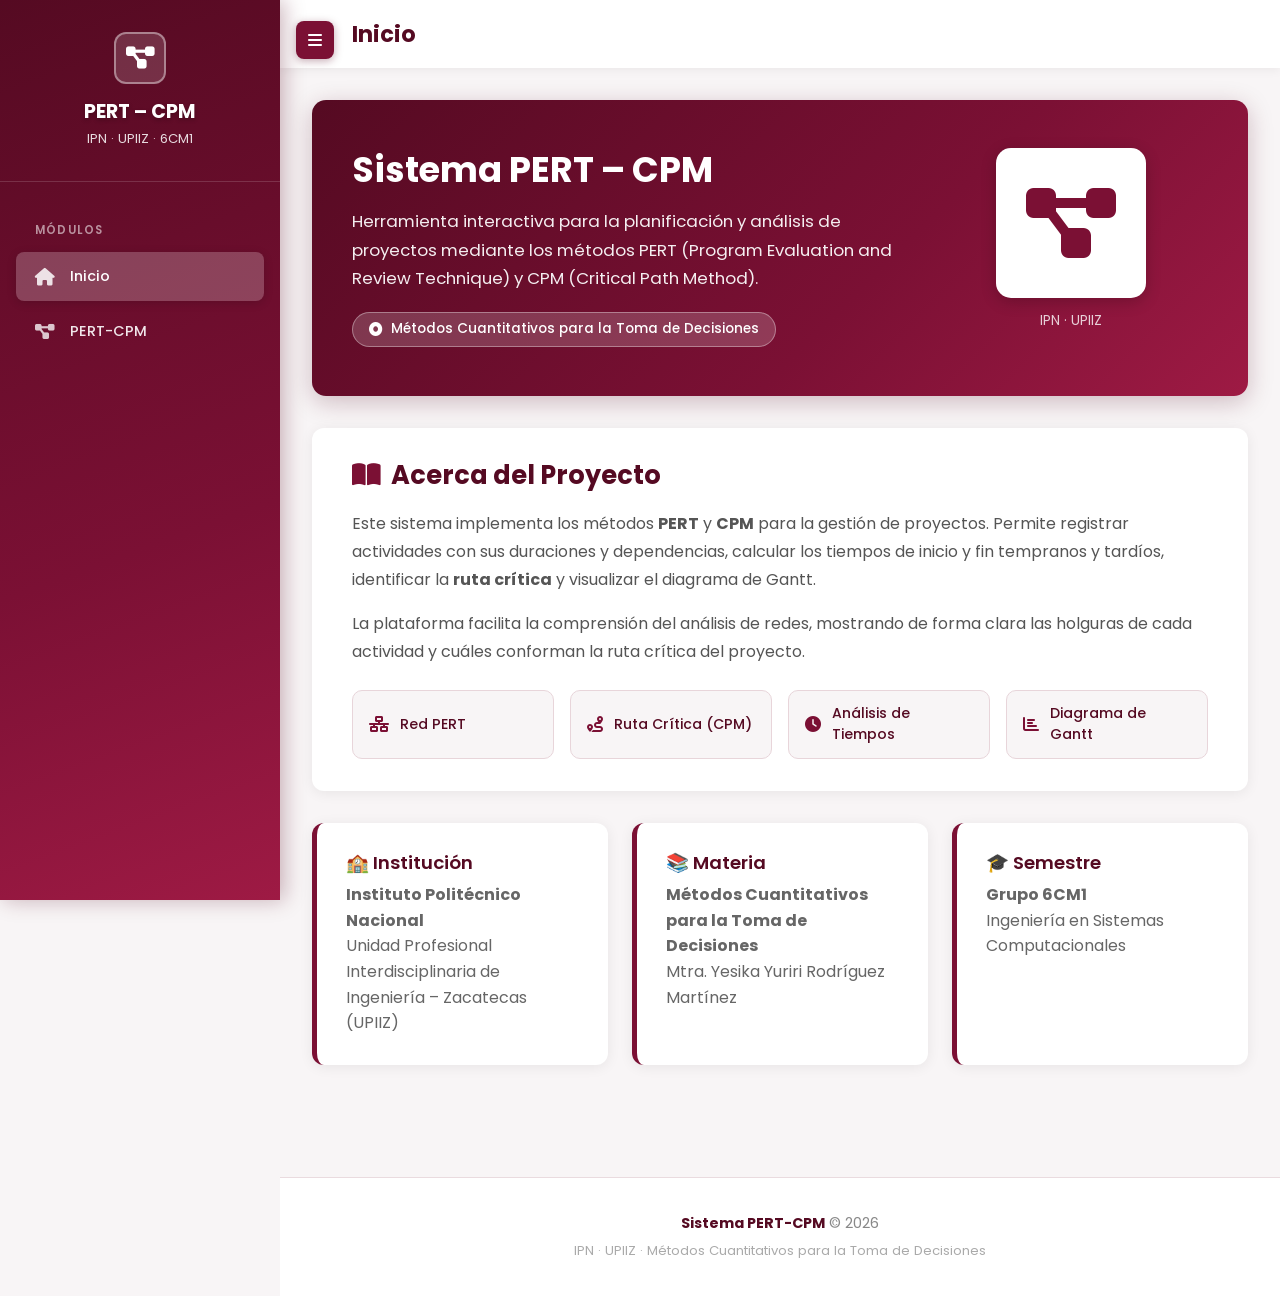
<file: src/main/resources/static/pert-cpm-completo.html>
<!DOCTYPE html>
<html lang="es">
<head>
    <meta charset="UTF-8">
    <meta name="viewport" content="width=device-width, initial-scale=1.0">
    <title>PERT-CPM – IPN UPIIZ</title>

    <!-- ===== Librerías por CDN ===== -->
    <link href="https://cdn.jsdelivr.net/npm/bootstrap@5.3.0/dist/css/bootstrap.min.css" rel="stylesheet">
    <link rel="stylesheet" href="https://cdnjs.cloudflare.com/ajax/libs/font-awesome/6.4.0/css/all.min.css">
    <link rel="stylesheet" href="https://cdn.jsdelivr.net/npm/bootstrap-icons@1.11.0/font/bootstrap-icons.css">
    <link href="https://fonts.googleapis.com/css2?family=Poppins:wght@300;400;500;600;700&display=swap" rel="stylesheet">

    <style>
    /* =====================================================
       Estilos globales – Tema IPN UPIIZ (guinda)
       ===================================================== */
    :root {
        --guinda:       #7B1034;
        --guinda-dark:  #550A22;
        --guinda-light: #9E1A44;
        --guinda-alpha: rgba(123, 16, 52, 0.15);
        --white:        #ffffff;
        --off-white:    #f8f5f6;
        --border-light: rgba(255, 255, 255, 0.15);
        --sidebar-w:    280px;
    }

    * {
        margin: 0;
        padding: 0;
        box-sizing: border-box;
        font-family: 'Poppins', sans-serif;
    }

    body {
        background-color: var(--off-white);
        overflow-x: hidden;
    }

    /* ============ SIDEBAR ============ */
    .sidebar {
        position: fixed;
        left: 0;
        top: 0;
        width: var(--sidebar-w);
        height: 100vh;
        background: linear-gradient(160deg, var(--guinda-dark) 0%, var(--guinda) 60%, var(--guinda-light) 100%);
        color: var(--white);
        padding: 2rem 0;
        box-shadow: 4px 0 20px rgba(85, 10, 34, 0.3);
        z-index: 1000;
        overflow-y: auto;
        transition: transform 0.3s ease;
    }
    .sidebar.collapsed { transform: translateX(-100%); }

    .sidebar-header {
        padding: 0 1.5rem 2rem;
        border-bottom: 1px solid var(--border-light);
        margin-bottom: 2rem;
        text-align: center;
    }
    .sidebar-header h3 {
        font-size: 1.2rem;
        font-weight: 700;
        margin-bottom: 0.4rem;
        text-shadow: 0 2px 4px rgba(0, 0, 0, 0.25);
    }
    .sidebar-header p { font-size: 0.82rem; opacity: 0.85; margin: 0; }

    .sidebar-logo {
        width: 52px;
        height: 52px;
        background-color: rgba(255, 255, 255, 0.15);
        border: 2px solid rgba(255, 255, 255, 0.4);
        border-radius: 12px;
        display: flex;
        align-items: center;
        justify-content: center;
        margin: 0 auto 1rem;
        font-size: 1.6rem;
    }

    .nav-menu { list-style: none; padding: 0 1rem; }
    .nav-menu li { margin-bottom: 0.4rem; }
    .nav-menu a {
        display: flex;
        align-items: center;
        padding: 0.85rem 1.2rem;
        color: rgba(255, 255, 255, 0.9);
        text-decoration: none;
        border-radius: 8px;
        transition: all 0.25s ease;
        font-weight: 500;
        font-size: 0.9rem;
    }
    .nav-menu a:hover {
        background-color: rgba(255, 255, 255, 0.15);
        color: var(--white);
        transform: translateX(4px);
    }
    .nav-menu a.active {
        background-color: rgba(255, 255, 255, 0.22);
        color: var(--white);
        box-shadow: 0 2px 10px rgba(0, 0, 0, 0.15);
    }
    .nav-menu i {
        margin-right: 0.9rem;
        font-size: 1.1rem;
        width: 20px;
        text-align: center;
        opacity: 0.85;
    }
    .nav-section-title {
        padding: 0.5rem 2.2rem;
        font-size: 0.72rem;
        font-weight: 600;
        letter-spacing: 0.1em;
        text-transform: uppercase;
        opacity: 0.55;
        margin-top: 0.8rem;
        margin-bottom: 0.3rem;
    }

    .sidebar::-webkit-scrollbar { width: 5px; }
    .sidebar::-webkit-scrollbar-track { background: rgba(255,255,255,0.08); }
    .sidebar::-webkit-scrollbar-thumb { background: rgba(255,255,255,0.3); border-radius: 3px; }

    /* ============ TOGGLE BUTTON ============ */
    .sidebar-toggle {
        position: fixed;
        top: 1.3rem;
        left: calc(var(--sidebar-w) + 1rem);
        z-index: 1100;
        background: var(--guinda);
        color: var(--white);
        border: none;
        border-radius: 8px;
        width: 38px;
        height: 38px;
        display: flex;
        align-items: center;
        justify-content: center;
        cursor: pointer;
        box-shadow: 0 2px 8px rgba(85, 10, 34, 0.35);
        transition: left 0.3s ease, background 0.2s;
    }
    .sidebar-toggle:hover { background: var(--guinda-dark); }
    .sidebar-toggle.collapsed { left: 1rem; }

    /* ============ LAYOUT ============ */
    .main-wrapper {
        margin-left: var(--sidebar-w);
        min-height: 100vh;
        background-color: var(--off-white);
        transition: margin-left 0.3s ease;
    }
    .main-wrapper.expanded { margin-left: 0; }

    .top-navbar {
        background: var(--white);
        padding: 1.3rem 2rem 1.3rem 4.5rem;
        box-shadow: 0 2px 10px rgba(0, 0, 0, 0.06);
        display: flex;
        justify-content: space-between;
        align-items: center;
        position: sticky;
        top: 0;
        z-index: 900;
    }
    .navbar-title { font-size: 1.4rem; font-weight: 700; color: var(--guinda-dark); margin: 0; }
    .navbar-actions { display: flex; gap: 1rem; align-items: center; }

    .main-content { padding: 2rem; }

    /* ============ COMPONENTES REUTILIZABLES ============ */
    .info-cards {
        display: grid;
        grid-template-columns: repeat(auto-fit, minmax(260px, 1fr));
        gap: 1.5rem;
        margin-bottom: 2rem;
    }
    .info-card {
        background: var(--white);
        padding: 1.8rem;
        border-radius: 12px;
        box-shadow: 0 2px 14px rgba(0, 0, 0, 0.07);
        border-left: 5px solid var(--guinda);
        transition: all 0.3s ease;
    }
    .info-card:hover { transform: translateY(-4px); box-shadow: 0 6px 20px rgba(123, 16, 52, 0.12); }
    .info-card h3 { color: var(--guinda-dark); font-size: 1.15rem; margin-bottom: 0.5rem; font-weight: 600; }
    .info-card p { color: #666; line-height: 1.6; margin: 0; }

    .content-block {
        background: var(--white);
        padding: 2rem 2.5rem;
        border-radius: 12px;
        margin-bottom: 2rem;
        box-shadow: 0 2px 14px rgba(0, 0, 0, 0.07);
    }
    .content-block h2 {
        color: var(--guinda-dark);
        font-size: 1.6rem;
        font-weight: 700;
        margin-bottom: 1.2rem;
        display: flex;
        align-items: center;
        gap: 0.6rem;
    }
    .content-block p { color: #555; line-height: 1.75; margin-bottom: 1rem; }
    .content-block p:last-child { margin-bottom: 0; }

    .pill-grid {
        display: grid;
        grid-template-columns: repeat(auto-fit, minmax(200px, 1fr));
        gap: 1rem;
        margin-top: 1.5rem;
    }
    .pill {
        display: flex;
        align-items: center;
        gap: 0.7rem;
        background: var(--off-white);
        border: 1px solid #e8d5da;
        border-radius: 10px;
        padding: 0.8rem 1rem;
        font-size: 0.88rem;
        font-weight: 500;
        color: var(--guinda-dark);
    }
    .pill i { font-size: 1rem; color: var(--guinda); }

    .hero-section {
        background: linear-gradient(135deg, var(--guinda-dark) 0%, var(--guinda) 60%, var(--guinda-light) 100%);
        color: var(--white);
        padding: 3rem 2.5rem;
        border-radius: 14px;
        margin-bottom: 2rem;
        box-shadow: 0 6px 24px rgba(85, 10, 34, 0.25);
    }
    .hero-content { display: grid; grid-template-columns: 2fr 1fr; gap: 2rem; align-items: center; }
    .hero-text h1 { font-size: 2.2rem; font-weight: 700; margin-bottom: 1rem; line-height: 1.2; }
    .hero-text p { font-size: 1.05rem; line-height: 1.7; opacity: 0.93; margin-bottom: 1.2rem; }
    .hero-badge {
        display: inline-flex;
        align-items: center;
        gap: 0.5rem;
        background: rgba(255,255,255,0.18);
        border: 1px solid rgba(255,255,255,0.35);
        border-radius: 30px;
        padding: 0.4rem 1rem;
        font-size: 0.85rem;
        font-weight: 500;
    }
    .hero-logo { text-align: center; }
    .hero-logo-box {
        width: 150px;
        height: 150px;
        background-color: var(--white);
        border-radius: 15px;
        display: flex;
        align-items: center;
        justify-content: center;
        margin: 0 auto;
        padding: 0.8rem;
        box-shadow: 0 4px 16px rgba(0,0,0,0.2);
    }

    .footer {
        background: var(--white);
        color: #888;
        text-align: center;
        padding: 1.8rem 2rem;
        border-top: 1px solid #eadbdf;
        margin-top: 3rem;
    }
    .footer p { margin: 0.4rem 0; font-size: 0.9rem; }
    .footer-brand { font-weight: 700; color: var(--guinda-dark); }

    /* ============ MÓDULO PERT-CPM ============ */
    .btn-primary { background-color: var(--guinda); border-color: var(--guinda); }
    .btn-primary:hover, .btn-primary:focus, .btn-primary:active {
        background-color: var(--guinda-dark) !important;
        border-color: var(--guinda-dark) !important;
    }
    .text-primary { color: var(--guinda) !important; }

    .nav-tabs .nav-link.active { color: var(--guinda); border-bottom-color: var(--guinda); font-weight: 600; }
    .nav-tabs .nav-link:hover { color: var(--guinda-light); }

    .diagrama-placeholder {
        min-height: 350px;
        border: 2px dashed #c9a0aa;
        border-radius: 8px;
        display: flex;
        flex-direction: column;
        align-items: center;
        justify-content: center;
        background-color: var(--off-white);
        color: #b08090;
    }
    .diagrama-placeholder i { font-size: 3rem; margin-bottom: 1rem; opacity: 0.5; }

    .btn-agregar-fila {
        border: 2px dashed var(--guinda);
        color: var(--guinda);
        background: transparent;
        transition: all 0.2s;
    }
    .btn-agregar-fila:hover { background-color: var(--guinda); color: #fff; }

    .ruta-critica { background-color: #fff5f5; color: #e74c3c; font-weight: 600; }

    /* ============ RESPONSIVE ============ */
    @media (max-width: 768px) {
        :root { --sidebar-w: 260px; }
        .main-content { padding: 1rem; }
        .hero-content { grid-template-columns: 1fr; }
        .hero-text h1 { font-size: 1.7rem; }
        .top-navbar { padding: 1rem 1rem 1rem 4rem; }
    }
    @media (max-width: 576px) {
        :root { --sidebar-w: 240px; }
        .hero-section { padding: 1.5rem 1rem; }
        .hero-text h1 { font-size: 1.4rem; }
        .hero-logo-box { width: 110px; height: 110px; }
        .info-cards { grid-template-columns: 1fr; gap: 1rem; }
        .navbar-title { font-size: 1.1rem; }
    }
    </style>
</head>
<body>

    <!-- Toggle sidebar -->
    <button class="sidebar-toggle" id="sidebarToggle" title="Mostrar/Ocultar menú">
        <i class="fas fa-bars"></i>
    </button>

    <!-- ============ SIDEBAR ============ -->
    <aside class="sidebar" id="sidebar">
        <div class="sidebar-header">
            <div class="sidebar-logo"><i class="fas fa-diagram-project"></i></div>
            <h3>PERT – CPM</h3>
            <p>IPN · UPIIZ · 6CM1</p>
        </div>
        <nav>
            <div class="nav-section-title">Módulos</div>
            <ul class="nav-menu">
                <li>
                    <a href="#" id="nav-dashboard" class="active" onclick="showPage('dashboard'); return false;">
                        <i class="fas fa-home"></i><span>Inicio</span>
                    </a>
                </li>
                <li>
                    <a href="#" id="nav-pert-cpm" onclick="showPage('pert-cpm'); return false;">
                        <i class="fas fa-diagram-project"></i><span>PERT-CPM</span>
                    </a>
                </li>
            </ul>
        </nav>
    </aside>

    <!-- ============ MAIN WRAPPER ============ -->
    <div class="main-wrapper" id="mainWrapper">

        <div class="top-navbar">
            <h2 class="navbar-title" id="navbarTitle">Inicio</h2>
            <div class="navbar-actions"></div>
        </div>

        <div class="main-content">

            <!-- ====================== PÁGINA: INICIO ====================== -->
            <div id="page-dashboard" class="page-section">

                <div class="hero-section">
                    <div class="hero-content">
                        <div class="hero-text">
                            <h1>Sistema PERT – CPM</h1>
                            <p>
                                Herramienta interactiva para la planificación y análisis de proyectos
                                mediante los métodos PERT (Program Evaluation and Review Technique)
                                y CPM (Critical Path Method).
                            </p>
                            <span class="hero-badge">
                                <i class="fas fa-circle-dot"></i>
                                Métodos Cuantitativos para la Toma de Decisiones
                            </span>
                        </div>
                        <div class="hero-logo">
                            <div class="hero-logo-box">
                                <i class="fas fa-diagram-project" style="font-size:5rem; color:var(--guinda);"></i>
                            </div>
                            <p style="margin-top:0.8rem; font-size:0.85rem; opacity:0.8;">IPN · UPIIZ</p>
                        </div>
                    </div>
                </div>

                <div class="content-block">
                    <h2><i class="fas fa-book-open" style="color:var(--guinda);"></i> Acerca del Proyecto</h2>
                    <p>
                        Este sistema implementa los métodos <strong>PERT</strong> y <strong>CPM</strong>
                        para la gestión de proyectos. Permite registrar actividades con sus duraciones
                        y dependencias, calcular los tiempos de inicio y fin tempranos y tardíos,
                        identificar la <strong>ruta crítica</strong> y visualizar el diagrama de Gantt.
                    </p>
                    <p>
                        La plataforma facilita la comprensión del análisis de redes, mostrando de forma
                        clara las holguras de cada actividad y cuáles conforman la ruta crítica del proyecto.
                    </p>
                    <div class="pill-grid">
                        <div class="pill"><i class="fas fa-network-wired"></i> Red PERT</div>
                        <div class="pill"><i class="fas fa-route"></i> Ruta Crítica (CPM)</div>
                        <div class="pill"><i class="fas fa-clock"></i> Análisis de Tiempos</div>
                        <div class="pill"><i class="fas fa-chart-bar"></i> Diagrama de Gantt</div>
                    </div>
                </div>

                <div class="info-cards">
                    <div class="info-card">
                        <h3>🏫 Institución</h3>
                        <p><strong>Instituto Politécnico Nacional</strong><br>
                           Unidad Profesional Interdisciplinaria de Ingeniería – Zacatecas (UPIIZ)</p>
                    </div>
                    <div class="info-card">
                        <h3>📚 Materia</h3>
                        <p><strong>Métodos Cuantitativos para la Toma de Decisiones</strong><br>
                           Mtra. Yesika Yuriri Rodríguez Martínez</p>
                    </div>
                    <div class="info-card">
                        <h3>🎓 Semestre</h3>
                        <p><strong>Grupo 6CM1</strong><br>
                           Ingeniería en Sistemas Computacionales</p>
                    </div>
                </div>

            </div>

            <!-- ====================== PÁGINA: PERT-CPM ====================== -->
            <div id="page-pert-cpm" class="page-section" style="display:none;">

                <div class="card">
                    <div class="card-header">
                        <h4 class="card-title">
                            <i class="bi bi-diagram-3-fill me-2 text-primary"></i>
                            Herramienta PERT-CPM
                        </h4>
                    </div>
                    <div class="card-body">

                        <ul class="nav nav-tabs mb-3" id="pertTabs" role="tablist">
                            <li class="nav-item" role="presentation">
                                <a class="nav-link active" id="tab-actividades" data-bs-toggle="tab"
                                   href="#actividades" role="tab" aria-controls="actividades" aria-selected="true">
                                    <i class="bi bi-table me-1"></i> Actividades
                                </a>
                            </li>
                            <li class="nav-item" role="presentation">
                                <a class="nav-link" id="tab-diagrama" data-bs-toggle="tab"
                                   href="#diagrama" role="tab" aria-controls="diagrama" aria-selected="false">
                                    <i class="bi bi-share-fill me-1"></i> Diagrama PERT
                                </a>
                            </li>
                            <li class="nav-item" role="presentation">
                                <a class="nav-link" id="tab-ruta" data-bs-toggle="tab"
                                   href="#ruta" role="tab" aria-controls="ruta" aria-selected="false">
                                    <i class="bi bi-exclamation-triangle-fill me-1 text-danger"></i> Ruta Crítica
                                </a>
                            </li>
                            <li class="nav-item" role="presentation">
                                <a class="nav-link" id="tab-gantt" data-bs-toggle="tab"
                                   href="#gantt" role="tab" aria-controls="gantt" aria-selected="false">
                                    <i class="bi bi-bar-chart-steps me-1"></i> Gantt
                                </a>
                            </li>
                        </ul>

                        <div class="tab-content" id="pertTabsContent">

                            <div class="tab-pane fade show active" id="actividades"
                                 role="tabpanel" aria-labelledby="tab-actividades">
                                <div class="table-responsive">
                                    <table class="table table-hover table-lg" id="tabla-actividades">
                                        <thead>
                                        <tr>
                                            <th style="width:80px;">ID</th>
                                            <th>Nombre de actividad</th>
                                            <th style="width:160px;">Duración (días)</th>
                                            <th>Predecesoras</th>
                                            <th>Descripción / Notas</th>
                                            <th style="width:160px;">Acciones</th>
                                        </tr>
                                        </thead>
                                        <tbody id="cuerpo-actividades"></tbody>
                                    </table>
                                    <div id="estado-vacio" class="text-center text-muted py-5" style="display:none;">
                                        <i class="bi bi-inbox fs-1 d-block mb-2"></i>
                                        No hay actividades registradas. ¡Agrega la primera!
                                    </div>
                                </div>
                                <div class="d-flex gap-2 mt-3">
                                    <button type="button" class="btn btn-agregar-fila" id="btn-agregar" onclick="abrirModal()">
                                        <i class="bi bi-plus-lg me-1"></i> Agregar actividad
                                    </button>
                                    <button type="button" class="btn btn-primary" id="btn-calcular" onclick="calcular()">
                                        <i class="bi bi-calculator-fill me-1"></i> Calcular
                                    </button>
                                </div>
                            </div>

                            <div class="tab-pane fade" id="diagrama" role="tabpanel" aria-labelledby="tab-diagrama">
                                <div class="card">
                                    <div class="card-header"><h4>Red PERT</h4></div>
                                    <div class="card-body">
                                        <div class="diagrama-placeholder" id="area-diagrama-pert">
                                            <i class="bi bi-diagram-3"></i>
                                            <p class="mb-0 text-center">El diagrama se generará al calcular</p>
                                        </div>
                                    </div>
                                </div>
                            </div>

                            <div class="tab-pane fade" id="ruta" role="tabpanel" aria-labelledby="tab-ruta">
                                <div class="card">
                                    <div class="card-header"><h4>Análisis de Tiempos y Holguras</h4></div>
                                    <div class="card-body">
                                        <div class="table-responsive">
                                            <table class="table table-hover table-lg" id="tabla-ruta">
                                                <thead>
                                                <tr>
                                                    <th>Actividad</th>
                                                    <th>ES</th><th>EF</th>
                                                    <th>LS</th><th>LF</th>
                                                    <th>Holgura</th>
                                                </tr>
                                                </thead>
                                                <tbody id="cuerpo-ruta">
                                                <tr>
                                                    <td colspan="6" class="text-center text-muted py-4">
                                                        <i class="bi bi-info-circle me-2"></i>
                                                        Los resultados se mostrarán al calcular
                                                    </td>
                                                </tr>
                                                </tbody>
                                            </table>
                                        </div>
                                    </div>
                                </div>
                            </div>

                            <div class="tab-pane fade" id="gantt" role="tabpanel" aria-labelledby="tab-gantt">
                                <div class="card">
                                    <div class="card-header"><h4>Diagrama de Gantt</h4></div>
                                    <div class="card-body">
                                        <div class="diagrama-placeholder" id="area-gantt">
                                            <i class="bi bi-bar-chart-steps"></i>
                                            <p class="mb-0 text-center">El diagrama se generará al calcular</p>
                                        </div>
                                    </div>
                                </div>
                            </div>

                        </div>
                    </div>
                </div>

            </div>

        </div>

        <div class="footer">
            <p><span class="footer-brand">Sistema PERT-CPM</span> &copy; 2026</p>
            <p style="font-size:0.82rem; color:#aaa; margin-top:0.3rem;">
                IPN · UPIIZ · Métodos Cuantitativos para la Toma de Decisiones
            </p>
        </div>
    </div>

    <!-- ============ MODAL: Agregar / Editar actividad ============ -->
    <div class="modal fade" id="modalActividad" tabindex="-1" aria-labelledby="modalActividadLabel" aria-hidden="true">
        <div class="modal-dialog modal-lg modal-dialog-centered">
            <div class="modal-content">
                <div class="modal-header">
                    <h5 class="modal-title" id="modalActividadLabel">
                        <i class="bi bi-plus-circle-fill me-2 text-primary"></i> Nueva actividad
                    </h5>
                    <button type="button" class="btn-close" data-bs-dismiss="modal" aria-label="Cerrar"></button>
                </div>
                <div class="modal-body">
                    <div class="row g-3">
                        <div class="col-md-4">
                            <label for="act-id" class="form-label fw-semibold">ID / Clave <span class="text-danger">*</span></label>
                            <input type="text" class="form-control" id="act-id" placeholder="Ej: A, B, C1…" maxlength="5">
                            <div class="form-text">Identificador único.</div>
                        </div>
                        <div class="col-md-4">
                            <label for="act-duracion" class="form-label fw-semibold">Duración (días) <span class="text-danger">*</span></label>
                            <input type="number" class="form-control" id="act-duracion" placeholder="Ej: 3" min="0" step="0.5">
                        </div>
                        <div class="col-12">
                            <label for="act-nombre" class="form-label fw-semibold">Nombre de actividad <span class="text-danger">*</span></label>
                            <input type="text" class="form-control" id="act-nombre" placeholder="Ej: Diseño de base de datos">
                        </div>
                        <div class="col-12">
                            <label class="form-label fw-semibold">Predecesoras</label>
                            <div id="pred-tag-wrap" class="form-control d-flex flex-wrap gap-1 align-items-center"
                                 style="min-height:42px; cursor:text;" onclick="document.getElementById('pred-input').focus()">
                                <input type="text" id="pred-input"
                                       style="border:none;outline:none;background:transparent;min-width:120px;flex:1;"
                                       placeholder="Escribe un ID y presiona Enter o coma…"
                                       onkeydown="manejarTagTecla(event)" oninput="manejarTagInput(event)">
                            </div>
                            <div class="form-text">Deja vacío si no tiene predecesoras.</div>
                        </div>
                        <div class="col-12">
                            <label for="act-notas" class="form-label fw-semibold">Descripción / Notas</label>
                            <textarea class="form-control" id="act-notas" rows="3" placeholder="Información adicional sobre esta actividad…"></textarea>
                        </div>
                    </div>
                </div>
                <div class="modal-footer">
                    <button type="button" class="btn btn-light" data-bs-dismiss="modal"><i class="bi bi-x-lg me-1"></i> Cancelar</button>
                    <button type="button" class="btn btn-primary" onclick="guardarActividad()"><i class="bi bi-floppy-fill me-1"></i> Guardar actividad</button>
                </div>
            </div>
        </div>
    </div>

    <!-- ============ SCRIPTS ============ -->
    <script src="https://cdn.jsdelivr.net/npm/bootstrap@5.3.0/dist/js/bootstrap.bundle.min.js"></script>

    <script>
    /* ===== Sidebar toggle + navegación por show/hide ===== */
    (function () {
        var sidebar     = document.getElementById('sidebar');
        var mainWrapper = document.getElementById('mainWrapper');
        var toggleBtn   = document.getElementById('sidebarToggle');
        if (toggleBtn) {
            toggleBtn.addEventListener('click', function () {
                var c = sidebar.classList.toggle('collapsed');
                mainWrapper.classList.toggle('expanded', c);
                toggleBtn.classList.toggle('collapsed', c);
            });
        }
    })();

    var titulos = { 'dashboard': 'Inicio', 'pert-cpm': 'PERT – CPM' };

    function showPage(pagina) {
        document.querySelectorAll('.page-section').forEach(function (s) { s.style.display = 'none'; });
        var el = document.getElementById('page-' + pagina);
        if (el) el.style.display = 'block';

        document.querySelectorAll('.nav-menu a').forEach(function (a) { a.classList.remove('active'); });
        var nav = document.getElementById('nav-' + pagina);
        if (nav) nav.classList.add('active');

        var t = document.getElementById('navbarTitle');
        if (t) t.textContent = titulos[pagina] || pagina;

        if (pagina === 'pert-cpm') pertInit();
    }
    </script>

    <script>
    /* ================================================================
       Lógica del módulo PERT-CPM
       ================================================================ */
    var pertActividades = [];
    var pertEditandoId  = null;
    var pertTags        = [];
    var pertModalInst   = null;

    function pertGetModal() {
        var el = document.getElementById('modalActividad');
        if (!el) return null;
        if (window.bootstrap && window.bootstrap.Modal) {
            if (!pertModalInst) {
                pertModalInst = new window.bootstrap.Modal(el, { keyboard: true, backdrop: true });
            }
            return pertModalInst;
        }
        return null;
    }

    function pertEsc(str) {
        return String(str)
            .replace(/&/g,'&amp;').replace(/</g,'&lt;')
            .replace(/>/g,'&gt;').replace(/\"/g,'&quot;');
    }

    function pertNotificar(msg, tipo) {
        tipo = tipo || 'success';
        var iconos = { success: '✅', danger: '❌', warning: '⚠️' };
        var colores = { success: 'alert-success', danger: 'alert-danger', warning: 'alert-warning' };
        document.querySelectorAll('.pert-alerta').forEach(function(el) { el.remove(); });
        var div = document.createElement('div');
        div.className = 'alert ' + (colores[tipo] || 'alert-info') + ' alert-dismissible fade show pert-alerta mt-3';
        div.setAttribute('role', 'alert');
        div.innerHTML = (iconos[tipo] || '') + ' ' + pertEsc(msg) +
            '<button type="button" class="btn-close" data-bs-dismiss="alert" aria-label="Cerrar"></button>';
        var ref = document.getElementById('estado-vacio') || document.getElementById('cuerpo-actividades');
        if (ref && ref.parentNode) { ref.parentNode.insertBefore(div, ref.nextSibling); }
        setTimeout(function() { div.remove(); }, 3500);
    }

    function pertRenderTabla() {
        var tbody = document.getElementById('cuerpo-actividades');
        var vacio = document.getElementById('estado-vacio');
        if (!tbody) return;
        tbody.innerHTML = '';
        if (pertActividades.length === 0) {
            if (vacio) vacio.style.display = 'block';
            return;
        }
        if (vacio) vacio.style.display = 'none';
        pertActividades.forEach(function(act) {
            var predsHTML = act.predecesoras.length
                ? act.predecesoras.map(function(p) {
                    return '<span class="badge bg-secondary me-1">' + pertEsc(p) + '</span>';
                }).join('')
                : '<span class="text-muted">—</span>';
            var tr = document.createElement('tr');
            tr.dataset.id = act.id;
            tr.innerHTML =
                '<td><span class="badge bg-primary">'  + pertEsc(act.id)     + '</span></td>' +
                '<td>' + pertEsc(act.nombre)   + '</td>' +
                '<td>' + act.duracion          + '</td>' +
                '<td>' + predsHTML             + '</td>' +
                '<td class="text-muted small">' + (pertEsc(act.notas) || '—') + '</td>' +
                '<td>' +
                '<div class="d-flex gap-1">' +
                '<button class="btn btn-sm btn-warning text-white" onclick="editarActividad(\'' + pertEsc(act.id) + '\')">' +
                '<i class="bi bi-pencil-fill"></i>' +
                '</button>' +
                '<button class="btn btn-sm btn-danger" onclick="eliminarActividad(\'' + pertEsc(act.id) + '\')">' +
                '<i class="bi bi-trash-fill"></i>' +
                '</button>' +
                '</div>' +
                '</td>';
            tbody.appendChild(tr);
        });
    }

    function abrirModal(id) {
        pertModalInst = null;
        pertEditandoId = id || null;
        pertLimpiarFormulario();
        var titulo = document.getElementById('modalActividadLabel');
        if (pertEditandoId) {
            var act = pertActividades.find(function(a) { return a.id === pertEditandoId; });
            if (titulo) titulo.innerHTML = '<i class="bi bi-pencil-fill me-2 text-warning"></i>Editar actividad';
            document.getElementById('act-id').value       = act.id;
            document.getElementById('act-id').disabled    = true;
            document.getElementById('act-nombre').value   = act.nombre;
            document.getElementById('act-duracion').value = act.duracion;
            document.getElementById('act-notas').value    = act.notas;
            pertTags = act.predecesoras.slice();
            pertRenderTags();
        } else {
            if (titulo) titulo.innerHTML = '<i class="bi bi-plus-circle-fill me-2 text-primary"></i>Nueva actividad';
            document.getElementById('act-id').disabled = false;
        }
        var modal = pertGetModal();
        if (modal) { modal.show(); }
    }

    function pertCerrarModal() {
        var modal = pertGetModal();
        if (modal) { modal.hide(); }
        else {
            var el = document.getElementById('modalActividad');
            if (el) el.classList.remove('show');
        }
    }

    function pertLimpiarFormulario() {
        ['act-id','act-nombre','act-duracion','act-notas','pred-input'].forEach(function(id) {
            var el = document.getElementById(id);
            if (el) el.value = '';
        });
        pertTags = [];
        pertRenderTags();
    }

    function pertRenderTags() {
        var wrap  = document.getElementById('pred-tag-wrap');
        var input = document.getElementById('pred-input');
        if (!wrap || !input) return;
        wrap.querySelectorAll('.pert-tag').forEach(function(el) { el.remove(); });
        pertTags.forEach(function(t) {
            var span = document.createElement('span');
            span.className = 'pert-tag badge bg-primary bg-opacity-25 text-primary d-inline-flex align-items-center gap-1 me-1';
            span.style.cssText = 'font-size:.82rem; padding:4px 8px;';
            span.innerHTML = pertEsc(t) +
                ' <button type="button" onclick="quitarTag(\'' + pertEsc(t) + '\')" ' +
                'style="background:none;border:none;cursor:pointer;color:inherit;font-size:1rem;line-height:1;padding:0 2px;">×</button>';
            wrap.insertBefore(span, input);
        });
    }

    function manejarTagTecla(e) {
        var input = e.target;
        if (['Enter','Tab',',',' '].indexOf(e.key) !== -1) {
            e.preventDefault();
            var val = input.value.trim().toUpperCase();
            if (val && pertTags.indexOf(val) === -1) pertTags.push(val);
            input.value = '';
            pertRenderTags();
        }
        if (e.key === 'Backspace' && input.value === '' && pertTags.length) {
            pertTags.pop();
            pertRenderTags();
        }
    }

    function manejarTagInput(e) {
        var v = e.target.value;
        if (v.endsWith(',')) {
            var val = v.slice(0,-1).trim().toUpperCase();
            if (val && pertTags.indexOf(val) === -1) pertTags.push(val);
            e.target.value = '';
            pertRenderTags();
        }
    }

    function quitarTag(val) {
        pertTags = pertTags.filter(function(t) { return t !== val; });
        pertRenderTags();
    }

    function guardarActividad() {
        var id       = document.getElementById('act-id').value.trim().toUpperCase();
        var nombre   = document.getElementById('act-nombre').value.trim();
        var duracion = parseFloat(document.getElementById('act-duracion').value);
        var notas    = document.getElementById('act-notas').value.trim();
        if (!id)                             return pertNotificar('El ID / Clave es obligatorio.', 'danger');
        if (!nombre)                         return pertNotificar('El nombre de actividad es obligatorio.', 'danger');
        if (isNaN(duracion) || duracion < 0) return pertNotificar('La duración debe ser un número ≥ 0.', 'danger');
        if (pertEditandoId) {
            var act = pertActividades.find(function(a) { return a.id === pertEditandoId; });
            act.nombre = nombre; act.duracion = duracion;
            act.predecesoras = pertTags.slice(); act.notas = notas;
            pertCerrarModal();
            pertRenderTabla();
            pertNotificar('Actividad "' + id + '" actualizada correctamente.');
        } else {
            if (pertActividades.find(function(a) { return a.id === id; }))
                return pertNotificar('Ya existe una actividad con ID "' + id + '".', 'warning');
            pertActividades.push({ id:id, nombre:nombre, duracion:duracion, predecesoras:pertTags.slice(), notas:notas });
            pertCerrarModal();
            pertRenderTabla();
            pertNotificar('Actividad "' + id + '" agregada correctamente.');
        }
    }

    function editarActividad(id) { abrirModal(id); }

    function eliminarActividad(id) {
        if (!confirm('¿Eliminar la actividad "' + id + '"?')) return;
        pertActividades = pertActividades.filter(function(a) { return a.id !== id; });
        pertActividades.forEach(function(a) {
            a.predecesoras = a.predecesoras.filter(function(p) { return p !== id; });
        });
        pertRenderTabla();
        pertNotificar('Actividad "' + id + '" eliminada.', 'danger');
    }

    function calcular() {
        if (pertActividades.length === 0)
            return pertNotificar('No hay actividades para calcular.', 'warning');
        pertNotificar('Datos listos para el cálculo PERT-CPM.');
    }

    function pertInit() {
        pertModalInst = null;
        pertRenderTabla();
    }

    /* ================================================================
        Diagrama PERT-CPM
    ================================================================ */
    function pertDibujarDiagrama() {
        var cont = document.getElementById('area-diagrama-pert');
        if (!cont) return;
        if (pertActividades.length === 0) {
            cont.innerHTML = '<div class="text-center text-muted py-5"><i class="bi bi-diagram-3 fs-1 d-block mb-2"></i><p class="mb-0">Agrega actividades y presiona <strong>Calcular</strong></p></div>';
            return;
        }

        var orden = [], vis = {};
        function topo(id) {
            if (vis[id]) return; vis[id] = true;
            var a = pertActividades.find(function(x){ return x.id===id; });
            if (a) a.predecesoras.forEach(function(p){ topo(p); });
            orden.push(id);
        }
        pertActividades.forEach(function(a){ topo(a.id); });

        var ES={}, EF={}, LS={}, LF={};
        orden.forEach(function(id){
            var a = pertActividades.find(function(x){ return x.id===id; });
            var e=0; a.predecesoras.forEach(function(p){ if(EF[p]>e) e=EF[p]; });
            ES[id]=e; EF[id]=e+a.duracion;
        });
        var T = Math.max.apply(null, orden.map(function(id){ return EF[id]; }));
        orden.slice().reverse().forEach(function(id){
            var a = pertActividades.find(function(x){ return x.id===id; });
            var sucs = pertActividades.filter(function(b){ return b.predecesoras.indexOf(id)!==-1; });
            LF[id] = sucs.length===0 ? T : Math.min.apply(null, sucs.map(function(b){ return LS[b.id]; }));
            LS[id] = LF[id] - a.duracion;
        });

        var nFin={}, nIni={}, ficticias=[];
        orden.forEach(function(id){
            var a = pertActividades.find(function(x){ return x.id===id; });
            nFin[id] = 'f_'+id;
            if (a.predecesoras.length === 0) {
                nIni[id] = 'start';
            } else if (a.predecesoras.length === 1) {
                nIni[id] = nFin[a.predecesoras[0]];
            } else {
                var mayor = a.predecesoras.reduce(function(b,p){ return EF[p]>=EF[b]?p:b; });
                nIni[id] = nFin[mayor];
                a.predecesoras.forEach(function(p){
                    if (p !== mayor) ficticias.push({ src: nFin[p], dst: nIni[id] });
                });
            }
        });

        var nodosMap = {};
        function mkN(clave, esV, efV, lsV, lfV) {
            if (!nodosMap[clave]) nodosMap[clave] = { ES:esV, EF:efV, LS:lsV, LF:lfV };
        }
        mkN('start', 0, 0, 0, 0);
        orden.forEach(function(id){ mkN('f_'+id, EF[id], EF[id], LF[id], LF[id]); });

        var adj = {};
        Object.keys(nodosMap).forEach(function(c){ adj[c]=[]; });
        orden.forEach(function(id){
            if (!adj[nIni[id]]) adj[nIni[id]]=[];
            adj[nIni[id]].push(nFin[id]);
        });
        ficticias.forEach(function(f){
            if (!adj[f.src]) adj[f.src]=[];
            adj[f.src].push(f.dst);
        });

        var nivel = {'start':0}, cola = ['start'];
        while (cola.length > 0) {
            var cur = cola.shift();
            (adj[cur]||[]).forEach(function(dst){
                if (nivel[dst]===undefined || nivel[dst]<nivel[cur]+1) {
                    nivel[dst]=nivel[cur]+1; cola.push(dst);
                }
            });
        }
        Object.keys(nodosMap).forEach(function(c){ if(nivel[c]===undefined) nivel[c]=0; });

        var nvsU = [];
        Object.keys(nodosMap).forEach(function(c){ var nv=nivel[c]; if(nvsU.indexOf(nv)===-1) nvsU.push(nv); });
        nvsU.sort(function(a,b){return a-b;});

        var porCol = {};
        nvsU.forEach(function(nv){
            porCol[nv] = Object.keys(nodosMap)
                .filter(function(c){ return nivel[c]===nv; })
                .sort(function(a,b){ return nodosMap[a].LS - nodosMap[b].LS; });
        });

        var R=30, BW=32, BH=28, COL_W=150, ROW_H=110, PAD_L=65;
        var MAX_F = Math.max.apply(null, nvsU.map(function(nv){ return porCol[nv].length; }));
        var SVG_W = nvsU.length*COL_W + PAD_L + 60;
        var SVG_H = Math.max(MAX_F*ROW_H+80, 240);

        var pos = {};
        nvsU.forEach(function(nv, ci){
            var g=porCol[nv];
            var totH=g.length*ROW_H-(ROW_H-R*2);
            var sY=(SVG_H-totH)/2+R;
            g.forEach(function(c,ri){ pos[c]={ cx:PAD_L+ci*COL_W, cy:sY+ri*ROW_H }; });
        });

        var claves = Object.keys(nodosMap).sort(function(a,b){
            return nivel[a]!==nivel[b] ? nivel[a]-nivel[b] : nodosMap[a].LS-nodosMap[b].LS;
        });
        var numV={};
        claves.forEach(function(c,i){ numV[c]=i+1; });

        var PAL=['#6f2c91','#1976d2','#00897b','#c62828','#ef6c00',
                 '#558b2f','#6d4c41','#00838f','#ad1457','#37474f'];
        var col={};
        pertActividades.forEach(function(a,i){ col[a.id]=PAL[i%PAL.length]; });

        var defs='<defs>', lin='', nod='';

        function xyEntreSalida(srcC, dstC) {
            var s=pos[srcC], d=pos[dstC]; if(!s||!d) return null;
            var dx=d.cx-s.cx, dy=d.cy-s.cy, dist=Math.sqrt(dx*dx+dy*dy)||1;
            return { x1:s.cx+(dx/dist)*(R+2), y1:s.cy+(dy/dist)*(R+2),
                     x2:d.cx-(dx/dist)*(R+10), y2:d.cy-(dy/dist)*(R+10),
                     dx:dx, dy:dy, dist:dist };
        }

        ficticias.forEach(function(f,i){
            var p=xyEntreSalida(f.src,f.dst); if(!p) return;
            var mid='fict_'+i;
            defs+='<marker id="'+mid+'" markerWidth="7" markerHeight="5" refX="6" refY="2.5" orient="auto"><polygon points="0 0,7 2.5,0 5" fill="#aaa"/></marker>';
            lin+='<line x1="'+p.x1+'" y1="'+p.y1+'" x2="'+p.x2+'" y2="'+p.y2+'" stroke="#aaa" stroke-width="1.5" stroke-dasharray="6,4" marker-end="url(#'+mid+')"/>';
        });

        var labelRects = [];
        function labelNoChoca(cx, cy, tw) {
            var h=16, w=tw;
            for (var i=0; i<labelRects.length; i++) {
                var r=labelRects[i];
                if (Math.abs(cx-r.cx)<(w+r.w)/2+4 && Math.abs(cy-r.cy)<(h+r.h)/2+4) return false;
            }
            return true;
        }

        pertActividades.forEach(function(act){
            var p=xyEntreSalida(nIni[act.id],nFin[act.id]); if(!p) return;
            var c=col[act.id], mid='arr_'+act.id;
            var lbl=act.id+'  '+act.duracion+' días';
            var tw=lbl.length*6.2+14;
            var mx=(p.x1+p.x2)/2, my=(p.y1+p.y2)/2;
            var npx=-p.dy/p.dist, npy=p.dx/p.dist;
            var offsets=[22,-22,38,-38,14,-14];
            var lx=mx, ly=my-14;
            for (var oi=0; oi<offsets.length; oi++) {
                var off=offsets[oi];
                var cx=mx+npx*off, cy=my+npy*off;
                if (labelNoChoca(cx,cy,tw)) { lx=cx; ly=cy; break; }
            }
            labelRects.push({cx:lx, cy:ly, w:tw, h:16});
            defs+='<marker id="'+mid+'" markerWidth="9" markerHeight="6" refX="8" refY="3" orient="auto"><polygon points="0 0,9 3,0 6" fill="'+c+'"/></marker>';
            lin+='<line x1="'+p.x1+'" y1="'+p.y1+'" x2="'+p.x2+'" y2="'+p.y2+'" stroke="'+c+'" stroke-width="2.2" marker-end="url(#'+mid+')"/>'+
                 '<rect x="'+(lx-tw/2)+'" y="'+(ly-9)+'" width="'+tw+'" height="16" rx="4" fill="white" fill-opacity="0.92" stroke="'+c+'" stroke-width="0.8"/>'+
                 '<text x="'+lx+'" y="'+(ly+4)+'" text-anchor="middle" font-size="11" font-weight="700" fill="'+c+'" font-family="sans-serif">'+pertEsc(lbl)+'</text>';
        });

        defs+='</defs>';

        claves.forEach(function(clave){
            var n=nodosMap[clave], p=pos[clave]; if(!p) return;
            var num=numV[clave], bx=p.cx-BW, by=p.cy-R-BH-6, bR=BH/2;
            nod+=
                '<circle cx="'+(p.cx+2)+'" cy="'+(p.cy+3)+'" r="'+R+'" fill="rgba(0,0,0,0.10)"/>'+
                '<circle cx="'+p.cx+'" cy="'+p.cy+'" r="'+R+'" fill="#fff" stroke="#333" stroke-width="2.2"/>'+
                '<text x="'+p.cx+'" y="'+p.cy+'" text-anchor="middle" dominant-baseline="middle" font-size="17" font-weight="bold" fill="#222" font-family="sans-serif">'+num+'</text>'+
                '<rect x="'+bx+'" y="'+by+'" width="'+(BW*2)+'" height="'+BH+'" fill="none" stroke="#555" stroke-width="1.3" rx="3"/>'+
                '<rect x="'+bx+'" y="'+by+'" width="'+(BW*2)+'" height="'+bR+'" fill="#dbeeff" opacity="0.9" rx="3"/>'+
                '<rect x="'+bx+'" y="'+(by+bR)+'" width="'+(BW*2)+'" height="'+bR+'" fill="#fef9e7" opacity="0.95"/>'+
                '<line x1="'+bx+'" y1="'+(by+bR)+'" x2="'+(bx+BW*2)+'" y2="'+(by+bR)+'" stroke="#555" stroke-width="1"/>'+
                '<line x1="'+p.cx+'" y1="'+by+'" x2="'+p.cx+'" y2="'+(by+BH)+'" stroke="#555" stroke-width="1"/>'+
                '<text x="'+(bx+BW/2)+'" y="'+(by+bR/2)+'" text-anchor="middle" dominant-baseline="middle" font-size="10" font-weight="bold" fill="#1565c0" font-family="sans-serif">'+n.ES+'</text>'+
                '<text x="'+(p.cx+BW/2)+'" y="'+(by+bR/2)+'" text-anchor="middle" dominant-baseline="middle" font-size="10" font-weight="bold" fill="#1565c0" font-family="sans-serif">'+n.EF+'</text>'+
                '<text x="'+(bx+BW/2)+'" y="'+(by+bR+bR/2)+'" text-anchor="middle" dominant-baseline="middle" font-size="10" font-weight="bold" fill="#b71c1c" font-family="sans-serif">'+n.LS+'</text>'+
                '<text x="'+(p.cx+BW/2)+'" y="'+(by+bR+bR/2)+'" text-anchor="middle" dominant-baseline="middle" font-size="10" font-weight="bold" fill="#b71c1c" font-family="sans-serif">'+n.LF+'</text>';
        });

        cont.style.cssText='padding:16px;background:#f8f9fc;border-radius:8px;overflow-x:auto;min-height:220px;';
        cont.innerHTML='<svg xmlns="http://www.w3.org/2000/svg" width="100%" viewBox="0 0 '+SVG_W+' '+SVG_H+'" style="max-width:100%;display:block;background:transparent;">'+defs+lin+nod+'</svg>';
    }

    var _pertCalcularOriginal = (typeof _pertCalcularOriginal!=='undefined' && _pertCalcularOriginal) ? _pertCalcularOriginal : calcular;
    calcular = function(){ _pertCalcularOriginal(); pertDibujarDiagrama(); };
    document.addEventListener('shown.bs.tab', function(e){
        if (e.target && e.target.id==='tab-diagrama') pertDibujarDiagrama();
    });

    /* ===== Arranque ===== */
    showPage('dashboard');
    </script>

</body>
</html>
</file>
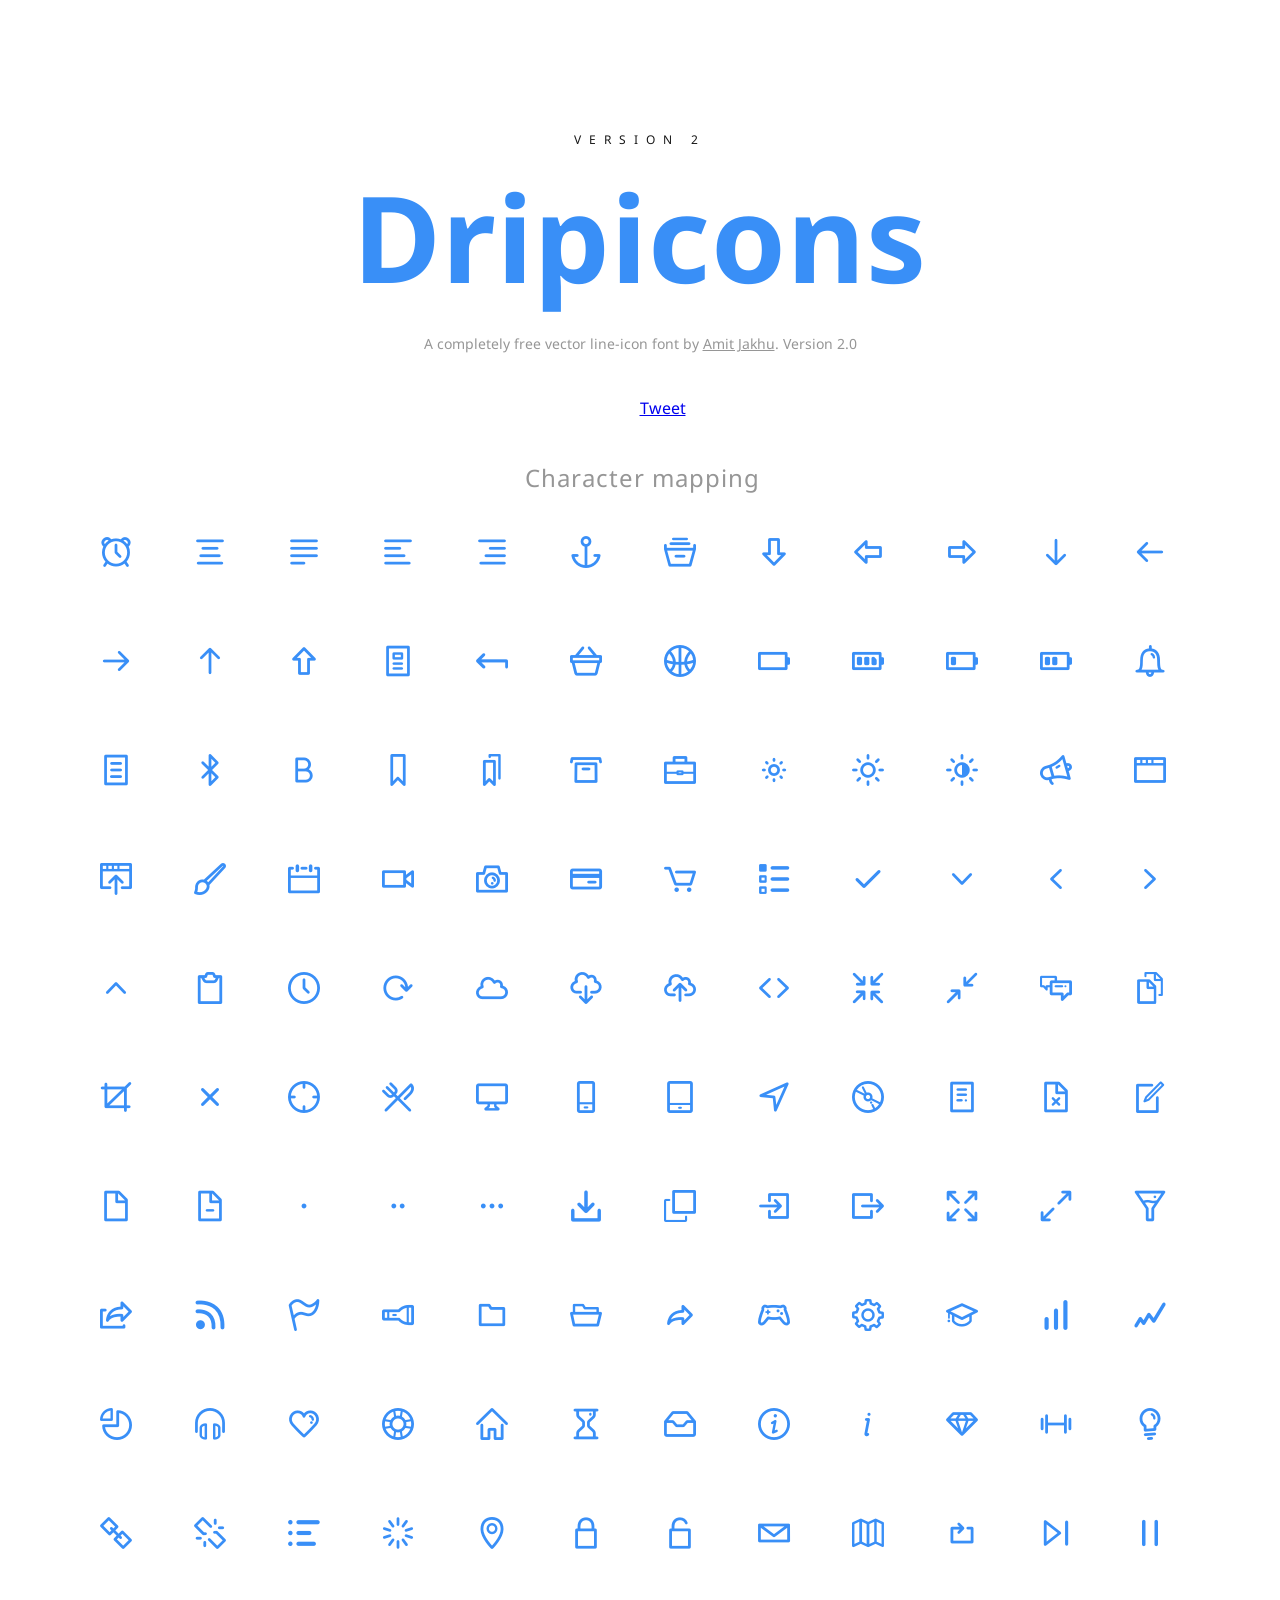
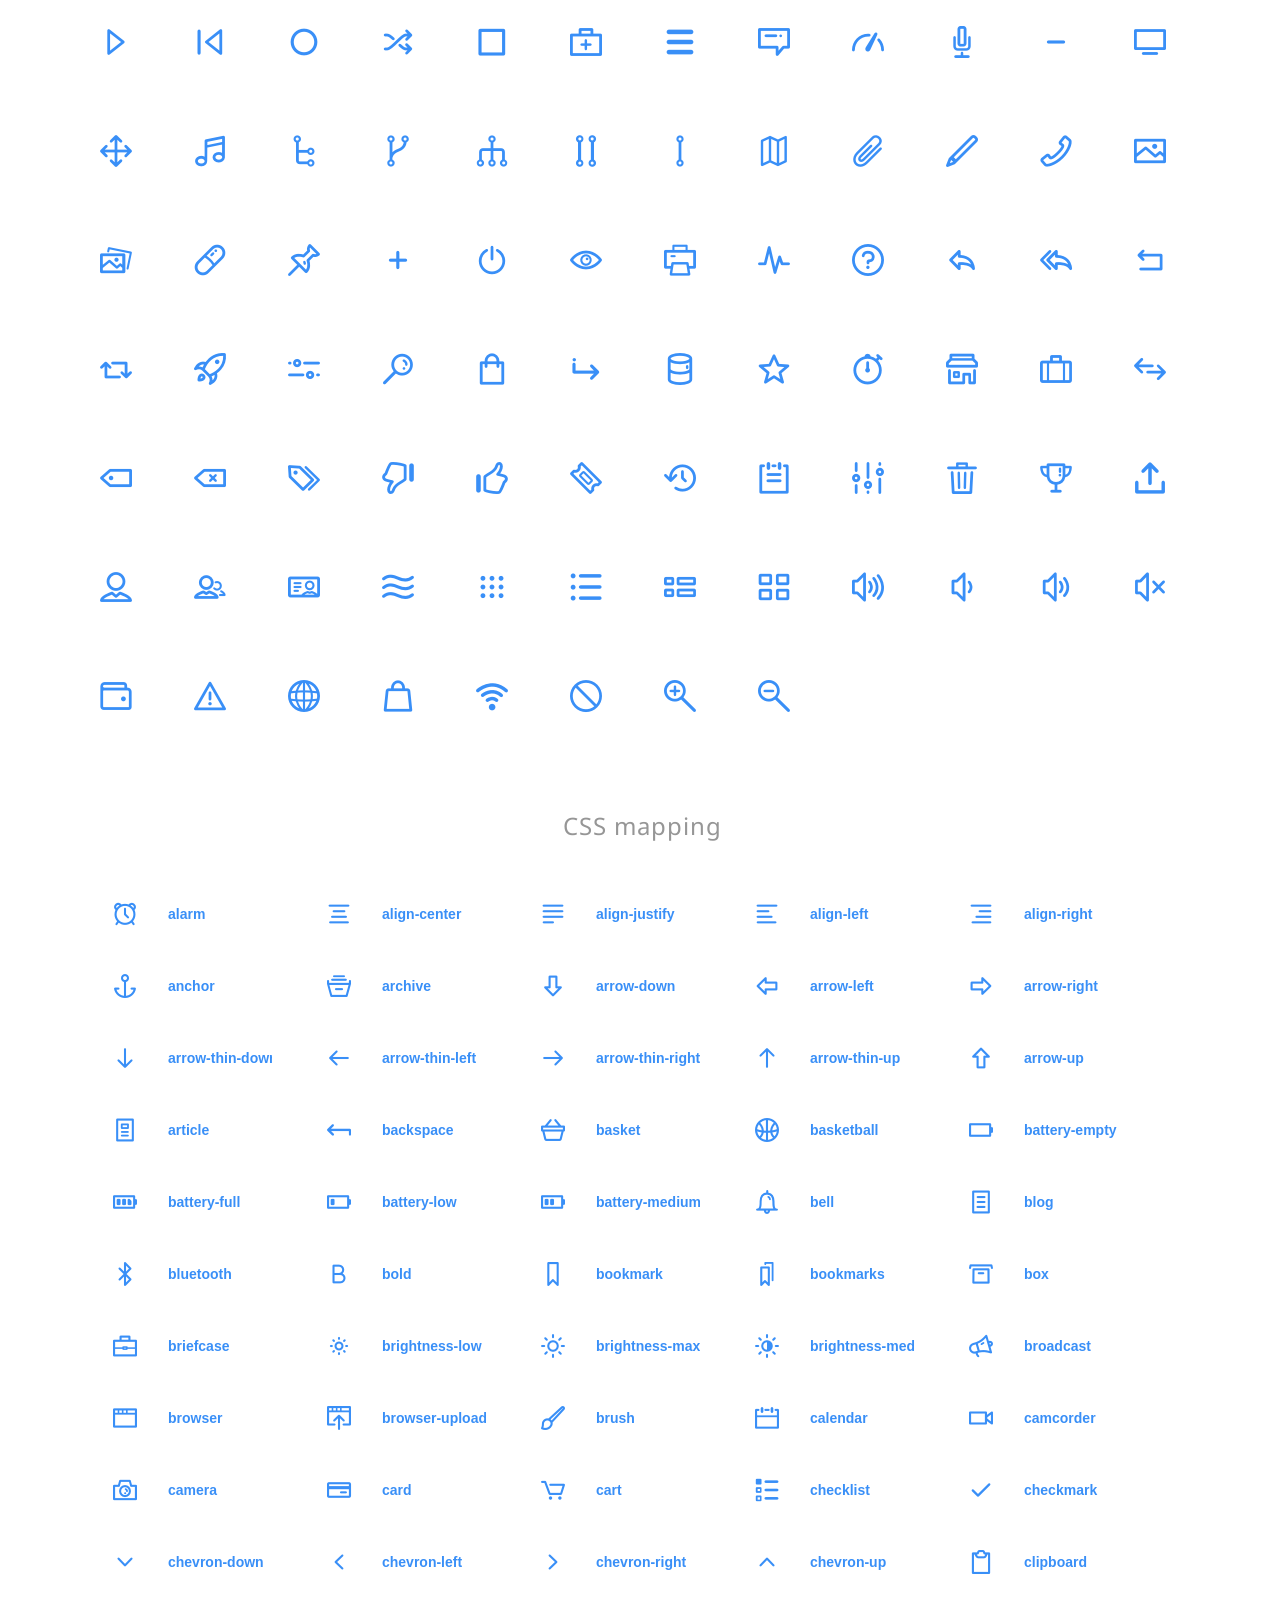
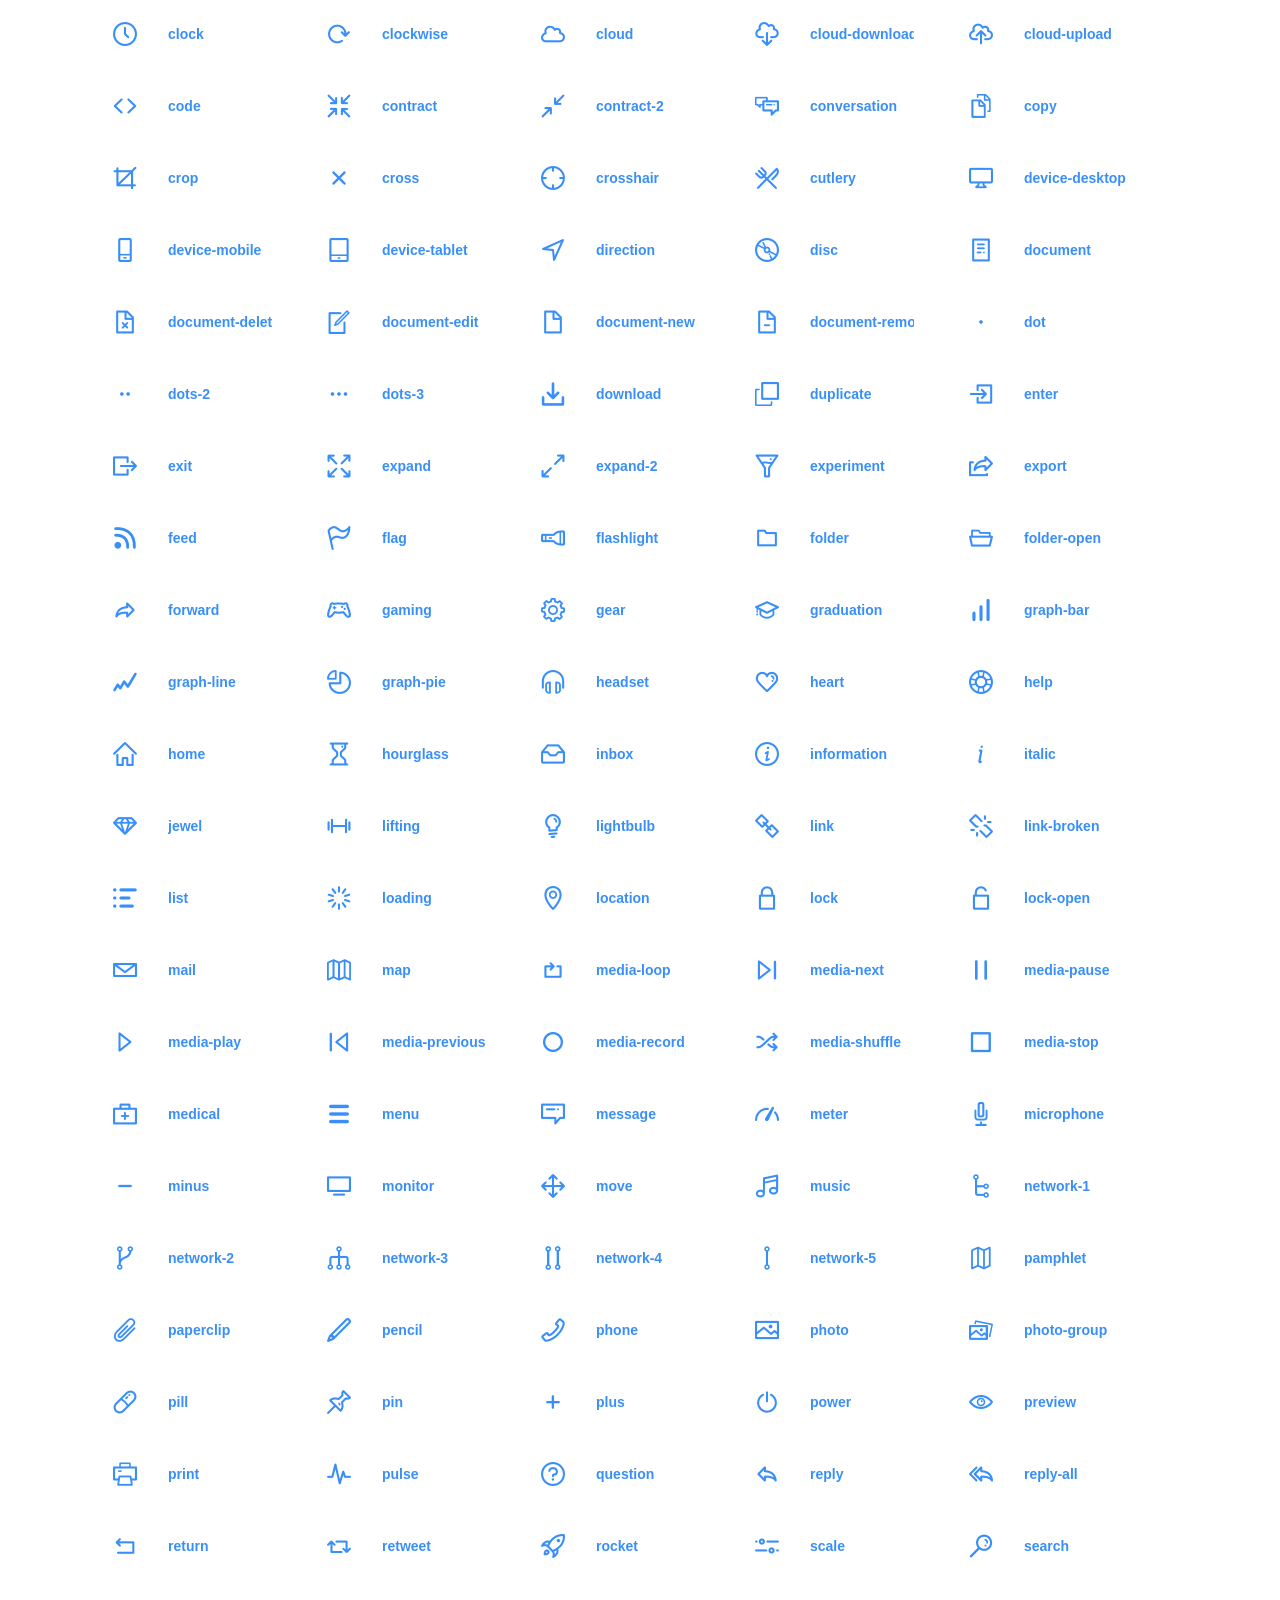
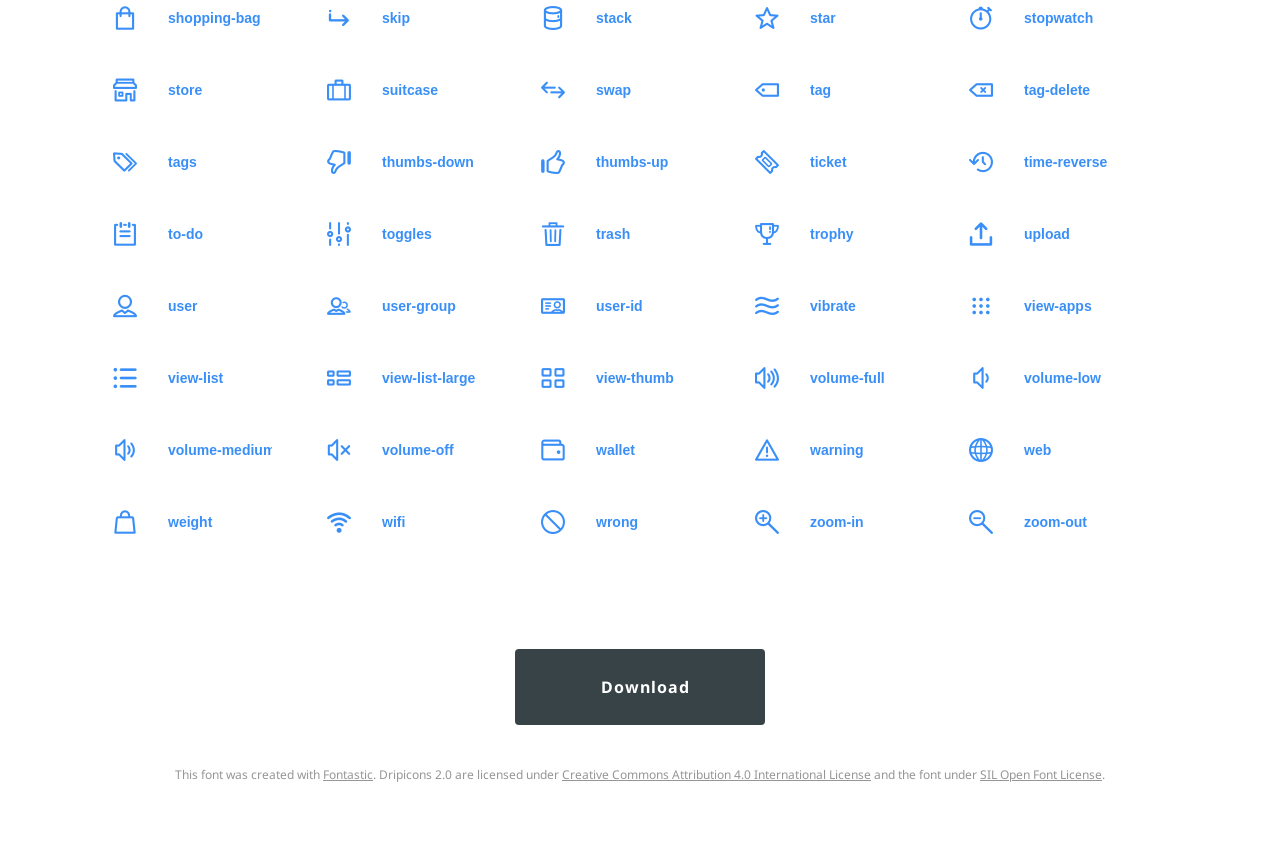
<file: src/main/resources/static/assets/vendors/dripicons/icons-reference.html>
<!DOCTYPE html>
<html lang="en">
  <head>
    <meta charset="utf-8">
    <meta http-equiv="X-UA-Compatible" content="IE=edge,chrome=1">
    <meta name="viewport" content="width=device-width,initial-scale=1">
    <title>Dripicons - V2 (Line-Icon Font) by Amit Jakhu</title>
    <meta name="description" content="A completely vector line-icon font by Amit Jakhu.">
    <meta name="keywords" content="Amit Jakhu,Dripicons,Icons,Iconset,Free Icons,Line Icons,Linicons,V2,Version 2,Icon,Toronto,Canada,Dribbble,Behance,Download,Resource,Designerfuel,Design,UI,User Interface,UX,User Experience">
    <meta itemprop="name" content="Dripicons V2 (Free Iconset)">
    <meta itemprop="description" content="A completely vector line-icon font by Amit Jakhu.">
    <meta itemprop="image" content="http://demo.amitjakhu.com/dripicons/img/dripicons.png">

    <meta property="og:title" content="Dripicons V2 (Free Iconset)" />
    <meta property="og:type" content="product" />
    <meta property="og:url" content="http://demo.amitjakhu.com/dripicons/" />
    <meta property="og:image" content="http://demo.amitjakhu.com/dripicons/img/dripicons.png" />
    <meta property="og:description" content="A completely free vector line-icon font by Amit Jakhu." />
    <meta property="og:site_name" content="Dripicons V2 (Free Iconset)" />

    <link href="http://fonts.googleapis.com/css?family=Dosis:400,500,700" rel="stylesheet" type="text/css">
    <link rel="stylesheet" href="style.css">
    <link rel="stylesheet" href="webfont.css">
  </head>
  <body>
      <script>(function(d, s, id) {
          var js, fjs = d.getElementsByTagName(s)[0];
          if (d.getElementById(id)) return;
          js = d.createElement(s); js.id = id;
          js.src = "//connect.facebook.net/en_US/all.js#xfbml=1&appId=272937136072184";
          fjs.parentNode.insertBefore(js, fjs);

        }(document, 'script', 'facebook-jssdk'));</script>
    <div class="container">
      <h4>Version 2</h4>
      <h1>Dripicons</h1>
      <p class="small">A completely free vector line-icon font by <a href="http://amitjakhu.com">Amit Jakhu</a>. Version 2.0</p>
          <ul class="share">
                <li><div class="fb-like" data-width="The pixel width of the plugin" data-height="The pixel height of the plugin" data-colorscheme="light" data-layout="button_count" data-action="like" data-show-faces="false" data-send="false"></div></li>
                <li><a href="https://twitter.com/share" class="twitter-share-button" data-via="amitjakhu">Tweet</a><script>!function(d,s,id){var js,fjs=d.getElementsByTagName(s)[0],p=/^http:/.test(d.location)?'http':'https';if(!d.getElementById(id)){js=d.createElement(s);js.id=id;js.src=p+'://platform.twitter.com/widgets.js';fjs.parentNode.insertBefore(js,fjs);}}(document, 'script', 'twitter-wjs');</script></li>
            </ul>
      <h2>Character mapping</h2>
      <ul class="glyphs character-mapping">
        <li>
          <div data-icon="a" class="icon"></div>
          <input type="text" readonly="readonly" value="a">
        </li>
        <li>
          <div data-icon="b" class="icon"></div>
          <input type="text" readonly="readonly" value="b">
        </li>
        <li>
          <div data-icon="c" class="icon"></div>
          <input type="text" readonly="readonly" value="c">
        </li>
        <li>
          <div data-icon="d" class="icon"></div>
          <input type="text" readonly="readonly" value="d">
        </li>
        <li>
          <div data-icon="e" class="icon"></div>
          <input type="text" readonly="readonly" value="e">
        </li>
        <li>
          <div data-icon="f" class="icon"></div>
          <input type="text" readonly="readonly" value="f">
        </li>
        <li>
          <div data-icon="g" class="icon"></div>
          <input type="text" readonly="readonly" value="g">
        </li>
        <li>
          <div data-icon="h" class="icon"></div>
          <input type="text" readonly="readonly" value="h">
        </li>
        <li>
          <div data-icon="i" class="icon"></div>
          <input type="text" readonly="readonly" value="i">
        </li>
        <li>
          <div data-icon="j" class="icon"></div>
          <input type="text" readonly="readonly" value="j">
        </li>
        <li>
          <div data-icon="k" class="icon"></div>
          <input type="text" readonly="readonly" value="k">
        </li>
        <li>
          <div data-icon="l" class="icon"></div>
          <input type="text" readonly="readonly" value="l">
        </li>
        <li>
          <div data-icon="m" class="icon"></div>
          <input type="text" readonly="readonly" value="m">
        </li>
        <li>
          <div data-icon="n" class="icon"></div>
          <input type="text" readonly="readonly" value="n">
        </li>
        <li>
          <div data-icon="o" class="icon"></div>
          <input type="text" readonly="readonly" value="o">
        </li>
        <li>
          <div data-icon="p" class="icon"></div>
          <input type="text" readonly="readonly" value="p">
        </li>
        <li>
          <div data-icon="q" class="icon"></div>
          <input type="text" readonly="readonly" value="q">
        </li>
        <li>
          <div data-icon="r" class="icon"></div>
          <input type="text" readonly="readonly" value="r">
        </li>
        <li>
          <div data-icon="s" class="icon"></div>
          <input type="text" readonly="readonly" value="s">
        </li>
        <li>
          <div data-icon="t" class="icon"></div>
          <input type="text" readonly="readonly" value="t">
        </li>
        <li>
          <div data-icon="u" class="icon"></div>
          <input type="text" readonly="readonly" value="u">
        </li>
        <li>
          <div data-icon="v" class="icon"></div>
          <input type="text" readonly="readonly" value="v">
        </li>
        <li>
          <div data-icon="w" class="icon"></div>
          <input type="text" readonly="readonly" value="w">
        </li>
        <li>
          <div data-icon="x" class="icon"></div>
          <input type="text" readonly="readonly" value="x">
        </li>
        <li>
          <div data-icon="y" class="icon"></div>
          <input type="text" readonly="readonly" value="y">
        </li>
        <li>
          <div data-icon="z" class="icon"></div>
          <input type="text" readonly="readonly" value="z">
        </li>
        <li>
          <div data-icon="A" class="icon"></div>
          <input type="text" readonly="readonly" value="A">
        </li>
        <li>
          <div data-icon="B" class="icon"></div>
          <input type="text" readonly="readonly" value="B">
        </li>
        <li>
          <div data-icon="C" class="icon"></div>
          <input type="text" readonly="readonly" value="C">
        </li>
        <li>
          <div data-icon="D" class="icon"></div>
          <input type="text" readonly="readonly" value="D">
        </li>
        <li>
          <div data-icon="E" class="icon"></div>
          <input type="text" readonly="readonly" value="E">
        </li>
        <li>
          <div data-icon="F" class="icon"></div>
          <input type="text" readonly="readonly" value="F">
        </li>
        <li>
          <div data-icon="G" class="icon"></div>
          <input type="text" readonly="readonly" value="G">
        </li>
        <li>
          <div data-icon="H" class="icon"></div>
          <input type="text" readonly="readonly" value="H">
        </li>
        <li>
          <div data-icon="I" class="icon"></div>
          <input type="text" readonly="readonly" value="I">
        </li>
        <li>
          <div data-icon="J" class="icon"></div>
          <input type="text" readonly="readonly" value="J">
        </li>
        <li>
          <div data-icon="K" class="icon"></div>
          <input type="text" readonly="readonly" value="K">
        </li>
        <li>
          <div data-icon="L" class="icon"></div>
          <input type="text" readonly="readonly" value="L">
        </li>
        <li>
          <div data-icon="M" class="icon"></div>
          <input type="text" readonly="readonly" value="M">
        </li>
        <li>
          <div data-icon="N" class="icon"></div>
          <input type="text" readonly="readonly" value="N">
        </li>
        <li>
          <div data-icon="O" class="icon"></div>
          <input type="text" readonly="readonly" value="O">
        </li>
        <li>
          <div data-icon="P" class="icon"></div>
          <input type="text" readonly="readonly" value="P">
        </li>
        <li>
          <div data-icon="Q" class="icon"></div>
          <input type="text" readonly="readonly" value="Q">
        </li>
        <li>
          <div data-icon="R" class="icon"></div>
          <input type="text" readonly="readonly" value="R">
        </li>
        <li>
          <div data-icon="S" class="icon"></div>
          <input type="text" readonly="readonly" value="S">
        </li>
        <li>
          <div data-icon="T" class="icon"></div>
          <input type="text" readonly="readonly" value="T">
        </li>
        <li>
          <div data-icon="U" class="icon"></div>
          <input type="text" readonly="readonly" value="U">
        </li>
        <li>
          <div data-icon="V" class="icon"></div>
          <input type="text" readonly="readonly" value="V">
        </li>
        <li>
          <div data-icon="W" class="icon"></div>
          <input type="text" readonly="readonly" value="W">
        </li>
        <li>
          <div data-icon="X" class="icon"></div>
          <input type="text" readonly="readonly" value="X">
        </li>
        <li>
          <div data-icon="Y" class="icon"></div>
          <input type="text" readonly="readonly" value="Y">
        </li>
        <li>
          <div data-icon="Z" class="icon"></div>
          <input type="text" readonly="readonly" value="Z">
        </li>
        <li>
          <div data-icon="0" class="icon"></div>
          <input type="text" readonly="readonly" value="0">
        </li>
        <li>
          <div data-icon="1" class="icon"></div>
          <input type="text" readonly="readonly" value="1">
        </li>
        <li>
          <div data-icon="2" class="icon"></div>
          <input type="text" readonly="readonly" value="2">
        </li>
        <li>
          <div data-icon="3" class="icon"></div>
          <input type="text" readonly="readonly" value="3">
        </li>
        <li>
          <div data-icon="4" class="icon"></div>
          <input type="text" readonly="readonly" value="4">
        </li>
        <li>
          <div data-icon="5" class="icon"></div>
          <input type="text" readonly="readonly" value="5">
        </li>
        <li>
          <div data-icon="6" class="icon"></div>
          <input type="text" readonly="readonly" value="6">
        </li>
        <li>
          <div data-icon="7" class="icon"></div>
          <input type="text" readonly="readonly" value="7">
        </li>
        <li>
          <div data-icon="8" class="icon"></div>
          <input type="text" readonly="readonly" value="8">
        </li>
        <li>
          <div data-icon="9" class="icon"></div>
          <input type="text" readonly="readonly" value="9">
        </li>
        <li>
          <div data-icon="!" class="icon"></div>
          <input type="text" readonly="readonly" value="!">
        </li>
        <li>
          <div data-icon="&#34;" class="icon"></div>
          <input type="text" readonly="readonly" value="&quot;">
        </li>
        <li>
          <div data-icon="#" class="icon"></div>
          <input type="text" readonly="readonly" value="#">
        </li>
        <li>
          <div data-icon="$" class="icon"></div>
          <input type="text" readonly="readonly" value="$">
        </li>
        <li>
          <div data-icon="%" class="icon"></div>
          <input type="text" readonly="readonly" value="%">
        </li>
        <li>
          <div data-icon="&" class="icon"></div>
          <input type="text" readonly="readonly" value="&amp;">
        </li>
        <li>
          <div data-icon="'" class="icon"></div>
          <input type="text" readonly="readonly" value="&#39;">
        </li>
        <li>
          <div data-icon="(" class="icon"></div>
          <input type="text" readonly="readonly" value="(">
        </li>
        <li>
          <div data-icon=")" class="icon"></div>
          <input type="text" readonly="readonly" value=")">
        </li>
        <li>
          <div data-icon="*" class="icon"></div>
          <input type="text" readonly="readonly" value="*">
        </li>
        <li>
          <div data-icon="+" class="icon"></div>
          <input type="text" readonly="readonly" value="+">
        </li>
        <li>
          <div data-icon="," class="icon"></div>
          <input type="text" readonly="readonly" value=",">
        </li>
        <li>
          <div data-icon="-" class="icon"></div>
          <input type="text" readonly="readonly" value="-">
        </li>
        <li>
          <div data-icon="." class="icon"></div>
          <input type="text" readonly="readonly" value=".">
        </li>
        <li>
          <div data-icon="/" class="icon"></div>
          <input type="text" readonly="readonly" value="/">
        </li>
        <li>
          <div data-icon=":" class="icon"></div>
          <input type="text" readonly="readonly" value=":">
        </li>
        <li>
          <div data-icon=";" class="icon"></div>
          <input type="text" readonly="readonly" value=";">
        </li>
        <li>
          <div data-icon="<" class="icon"></div>
          <input type="text" readonly="readonly" value="&lt;">
        </li>
        <li>
          <div data-icon="=" class="icon"></div>
          <input type="text" readonly="readonly" value="=">
        </li>
        <li>
          <div data-icon=">" class="icon"></div>
          <input type="text" readonly="readonly" value="&gt;">
        </li>
        <li>
          <div data-icon="?" class="icon"></div>
          <input type="text" readonly="readonly" value="?">
        </li>
        <li>
          <div data-icon="@" class="icon"></div>
          <input type="text" readonly="readonly" value="@">
        </li>
        <li>
          <div data-icon="[" class="icon"></div>
          <input type="text" readonly="readonly" value="[">
        </li>
        <li>
          <div data-icon="]" class="icon"></div>
          <input type="text" readonly="readonly" value="]">
        </li>
        <li>
          <div data-icon="^" class="icon"></div>
          <input type="text" readonly="readonly" value="^">
        </li>
        <li>
          <div data-icon="_" class="icon"></div>
          <input type="text" readonly="readonly" value="_">
        </li>
        <li>
          <div data-icon="`" class="icon"></div>
          <input type="text" readonly="readonly" value="`">
        </li>
        <li>
          <div data-icon="{" class="icon"></div>
          <input type="text" readonly="readonly" value="{">
        </li>
        <li>
          <div data-icon="|" class="icon"></div>
          <input type="text" readonly="readonly" value="|">
        </li>
        <li>
          <div data-icon="}" class="icon"></div>
          <input type="text" readonly="readonly" value="}">
        </li>
        <li>
          <div data-icon="~" class="icon"></div>
          <input type="text" readonly="readonly" value="~">
        </li>
        <li>
          <div data-icon="\" class="icon"></div>
          <input type="text" readonly="readonly" value="\">
        </li>
        <li>
          <div data-icon="&#xe000;" class="icon"></div>
          <input type="text" readonly="readonly" value="&amp;#xe000;">
        </li>
        <li>
          <div data-icon="&#xe001;" class="icon"></div>
          <input type="text" readonly="readonly" value="&amp;#xe001;">
        </li>
        <li>
          <div data-icon="&#xe002;" class="icon"></div>
          <input type="text" readonly="readonly" value="&amp;#xe002;">
        </li>
        <li>
          <div data-icon="&#xe003;" class="icon"></div>
          <input type="text" readonly="readonly" value="&amp;#xe003;">
        </li>
        <li>
          <div data-icon="&#xe004;" class="icon"></div>
          <input type="text" readonly="readonly" value="&amp;#xe004;">
        </li>
        <li>
          <div data-icon="&#xe005;" class="icon"></div>
          <input type="text" readonly="readonly" value="&amp;#xe005;">
        </li>
        <li>
          <div data-icon="&#xe006;" class="icon"></div>
          <input type="text" readonly="readonly" value="&amp;#xe006;">
        </li>
        <li>
          <div data-icon="&#xe007;" class="icon"></div>
          <input type="text" readonly="readonly" value="&amp;#xe007;">
        </li>
        <li>
          <div data-icon="&#xe008;" class="icon"></div>
          <input type="text" readonly="readonly" value="&amp;#xe008;">
        </li>
        <li>
          <div data-icon="&#xe009;" class="icon"></div>
          <input type="text" readonly="readonly" value="&amp;#xe009;">
        </li>
        <li>
          <div data-icon="&#xe00a;" class="icon"></div>
          <input type="text" readonly="readonly" value="&amp;#xe00a;">
        </li>
        <li>
          <div data-icon="&#xe00b;" class="icon"></div>
          <input type="text" readonly="readonly" value="&amp;#xe00b;">
        </li>
        <li>
          <div data-icon="&#xe00c;" class="icon"></div>
          <input type="text" readonly="readonly" value="&amp;#xe00c;">
        </li>
        <li>
          <div data-icon="&#xe00d;" class="icon"></div>
          <input type="text" readonly="readonly" value="&amp;#xe00d;">
        </li>
        <li>
          <div data-icon="&#xe00e;" class="icon"></div>
          <input type="text" readonly="readonly" value="&amp;#xe00e;">
        </li>
        <li>
          <div data-icon="&#xe00f;" class="icon"></div>
          <input type="text" readonly="readonly" value="&amp;#xe00f;">
        </li>
        <li>
          <div data-icon="&#xe010;" class="icon"></div>
          <input type="text" readonly="readonly" value="&amp;#xe010;">
        </li>
        <li>
          <div data-icon="&#xe011;" class="icon"></div>
          <input type="text" readonly="readonly" value="&amp;#xe011;">
        </li>
        <li>
          <div data-icon="&#xe012;" class="icon"></div>
          <input type="text" readonly="readonly" value="&amp;#xe012;">
        </li>
        <li>
          <div data-icon="&#xe013;" class="icon"></div>
          <input type="text" readonly="readonly" value="&amp;#xe013;">
        </li>
        <li>
          <div data-icon="&#xe014;" class="icon"></div>
          <input type="text" readonly="readonly" value="&amp;#xe014;">
        </li>
        <li>
          <div data-icon="&#xe015;" class="icon"></div>
          <input type="text" readonly="readonly" value="&amp;#xe015;">
        </li>
        <li>
          <div data-icon="&#xe016;" class="icon"></div>
          <input type="text" readonly="readonly" value="&amp;#xe016;">
        </li>
        <li>
          <div data-icon="&#xe017;" class="icon"></div>
          <input type="text" readonly="readonly" value="&amp;#xe017;">
        </li>
        <li>
          <div data-icon="&#xe018;" class="icon"></div>
          <input type="text" readonly="readonly" value="&amp;#xe018;">
        </li>
        <li>
          <div data-icon="&#xe019;" class="icon"></div>
          <input type="text" readonly="readonly" value="&amp;#xe019;">
        </li>
        <li>
          <div data-icon="&#xe01a;" class="icon"></div>
          <input type="text" readonly="readonly" value="&amp;#xe01a;">
        </li>
        <li>
          <div data-icon="&#xe01b;" class="icon"></div>
          <input type="text" readonly="readonly" value="&amp;#xe01b;">
        </li>
        <li>
          <div data-icon="&#xe01c;" class="icon"></div>
          <input type="text" readonly="readonly" value="&amp;#xe01c;">
        </li>
        <li>
          <div data-icon="&#xe01d;" class="icon"></div>
          <input type="text" readonly="readonly" value="&amp;#xe01d;">
        </li>
        <li>
          <div data-icon="&#xe01e;" class="icon"></div>
          <input type="text" readonly="readonly" value="&amp;#xe01e;">
        </li>
        <li>
          <div data-icon="&#xe01f;" class="icon"></div>
          <input type="text" readonly="readonly" value="&amp;#xe01f;">
        </li>
        <li>
          <div data-icon="&#xe020;" class="icon"></div>
          <input type="text" readonly="readonly" value="&amp;#xe020;">
        </li>
        <li>
          <div data-icon="&#xe021;" class="icon"></div>
          <input type="text" readonly="readonly" value="&amp;#xe021;">
        </li>
        <li>
          <div data-icon="&#xe022;" class="icon"></div>
          <input type="text" readonly="readonly" value="&amp;#xe022;">
        </li>
        <li>
          <div data-icon="&#xe023;" class="icon"></div>
          <input type="text" readonly="readonly" value="&amp;#xe023;">
        </li>
        <li>
          <div data-icon="&#xe024;" class="icon"></div>
          <input type="text" readonly="readonly" value="&amp;#xe024;">
        </li>
        <li>
          <div data-icon="&#xe025;" class="icon"></div>
          <input type="text" readonly="readonly" value="&amp;#xe025;">
        </li>
        <li>
          <div data-icon="&#xe026;" class="icon"></div>
          <input type="text" readonly="readonly" value="&amp;#xe026;">
        </li>
        <li>
          <div data-icon="&#xe027;" class="icon"></div>
          <input type="text" readonly="readonly" value="&amp;#xe027;">
        </li>
        <li>
          <div data-icon="&#xe028;" class="icon"></div>
          <input type="text" readonly="readonly" value="&amp;#xe028;">
        </li>
        <li>
          <div data-icon="&#xe029;" class="icon"></div>
          <input type="text" readonly="readonly" value="&amp;#xe029;">
        </li>
        <li>
          <div data-icon="&#xe02a;" class="icon"></div>
          <input type="text" readonly="readonly" value="&amp;#xe02a;">
        </li>
        <li>
          <div data-icon="&#xe02b;" class="icon"></div>
          <input type="text" readonly="readonly" value="&amp;#xe02b;">
        </li>
        <li>
          <div data-icon="&#xe02c;" class="icon"></div>
          <input type="text" readonly="readonly" value="&amp;#xe02c;">
        </li>
        <li>
          <div data-icon="&#xe02d;" class="icon"></div>
          <input type="text" readonly="readonly" value="&amp;#xe02d;">
        </li>
        <li>
          <div data-icon="&#xe02e;" class="icon"></div>
          <input type="text" readonly="readonly" value="&amp;#xe02e;">
        </li>
        <li>
          <div data-icon="&#xe02f;" class="icon"></div>
          <input type="text" readonly="readonly" value="&amp;#xe02f;">
        </li>
        <li>
          <div data-icon="&#xe030;" class="icon"></div>
          <input type="text" readonly="readonly" value="&amp;#xe030;">
        </li>
        <li>
          <div data-icon="&#xe031;" class="icon"></div>
          <input type="text" readonly="readonly" value="&amp;#xe031;">
        </li>
        <li>
          <div data-icon="&#xe032;" class="icon"></div>
          <input type="text" readonly="readonly" value="&amp;#xe032;">
        </li>
        <li>
          <div data-icon="&#xe033;" class="icon"></div>
          <input type="text" readonly="readonly" value="&amp;#xe033;">
        </li>
        <li>
          <div data-icon="&#xe034;" class="icon"></div>
          <input type="text" readonly="readonly" value="&amp;#xe034;">
        </li>
        <li>
          <div data-icon="&#xe035;" class="icon"></div>
          <input type="text" readonly="readonly" value="&amp;#xe035;">
        </li>
        <li>
          <div data-icon="&#xe036;" class="icon"></div>
          <input type="text" readonly="readonly" value="&amp;#xe036;">
        </li>
        <li>
          <div data-icon="&#xe037;" class="icon"></div>
          <input type="text" readonly="readonly" value="&amp;#xe037;">
        </li>
        <li>
          <div data-icon="&#xe038;" class="icon"></div>
          <input type="text" readonly="readonly" value="&amp;#xe038;">
        </li>
        <li>
          <div data-icon="&#xe039;" class="icon"></div>
          <input type="text" readonly="readonly" value="&amp;#xe039;">
        </li>
        <li>
          <div data-icon="&#xe03a;" class="icon"></div>
          <input type="text" readonly="readonly" value="&amp;#xe03a;">
        </li>
        <li>
          <div data-icon="&#xe03b;" class="icon"></div>
          <input type="text" readonly="readonly" value="&amp;#xe03b;">
        </li>
        <li>
          <div data-icon="&#xe03c;" class="icon"></div>
          <input type="text" readonly="readonly" value="&amp;#xe03c;">
        </li>
        <li>
          <div data-icon="&#xe03d;" class="icon"></div>
          <input type="text" readonly="readonly" value="&amp;#xe03d;">
        </li>
        <li>
          <div data-icon="&#xe03e;" class="icon"></div>
          <input type="text" readonly="readonly" value="&amp;#xe03e;">
        </li>
        <li>
          <div data-icon="&#xe03f;" class="icon"></div>
          <input type="text" readonly="readonly" value="&amp;#xe03f;">
        </li>
        <li>
          <div data-icon="&#xe040;" class="icon"></div>
          <input type="text" readonly="readonly" value="&amp;#xe040;">
        </li>
        <li>
          <div data-icon="&#xe041;" class="icon"></div>
          <input type="text" readonly="readonly" value="&amp;#xe041;">
        </li>
        <li>
          <div data-icon="&#xe042;" class="icon"></div>
          <input type="text" readonly="readonly" value="&amp;#xe042;">
        </li>
        <li>
          <div data-icon="&#xe043;" class="icon"></div>
          <input type="text" readonly="readonly" value="&amp;#xe043;">
        </li>
        <li>
          <div data-icon="&#xe044;" class="icon"></div>
          <input type="text" readonly="readonly" value="&amp;#xe044;">
        </li>
        <li>
          <div data-icon="&#xe045;" class="icon"></div>
          <input type="text" readonly="readonly" value="&amp;#xe045;">
        </li>
        <li>
          <div data-icon="&#xe046;" class="icon"></div>
          <input type="text" readonly="readonly" value="&amp;#xe046;">
        </li>
        <li>
          <div data-icon="&#xe047;" class="icon"></div>
          <input type="text" readonly="readonly" value="&amp;#xe047;">
        </li>
        <li>
          <div data-icon="&#xe048;" class="icon"></div>
          <input type="text" readonly="readonly" value="&amp;#xe048;">
        </li>
        <li>
          <div data-icon="&#xe049;" class="icon"></div>
          <input type="text" readonly="readonly" value="&amp;#xe049;">
        </li>
        <li>
          <div data-icon="&#xe04a;" class="icon"></div>
          <input type="text" readonly="readonly" value="&amp;#xe04a;">
        </li>
        <li>
          <div data-icon="&#xe04b;" class="icon"></div>
          <input type="text" readonly="readonly" value="&amp;#xe04b;">
        </li>
        <li>
          <div data-icon="&#xe04c;" class="icon"></div>
          <input type="text" readonly="readonly" value="&amp;#xe04c;">
        </li>
        <li>
          <div data-icon="&#xe04d;" class="icon"></div>
          <input type="text" readonly="readonly" value="&amp;#xe04d;">
        </li>
        <li>
          <div data-icon="&#xe04e;" class="icon"></div>
          <input type="text" readonly="readonly" value="&amp;#xe04e;">
        </li>
        <li>
          <div data-icon="&#xe04f;" class="icon"></div>
          <input type="text" readonly="readonly" value="&amp;#xe04f;">
        </li>
        <li>
          <div data-icon="&#xe050;" class="icon"></div>
          <input type="text" readonly="readonly" value="&amp;#xe050;">
        </li>
        <li>
          <div data-icon="&#xe051;" class="icon"></div>
          <input type="text" readonly="readonly" value="&amp;#xe051;">
        </li>
        <li>
          <div data-icon="&#xe052;" class="icon"></div>
          <input type="text" readonly="readonly" value="&amp;#xe052;">
        </li>
        <li>
          <div data-icon="&#xe053;" class="icon"></div>
          <input type="text" readonly="readonly" value="&amp;#xe053;">
        </li>
        <li>
          <div data-icon="&#xe054;" class="icon"></div>
          <input type="text" readonly="readonly" value="&amp;#xe054;">
        </li>
        <li>
          <div data-icon="&#xe055;" class="icon"></div>
          <input type="text" readonly="readonly" value="&amp;#xe055;">
        </li>
        <li>
          <div data-icon="&#xe056;" class="icon"></div>
          <input type="text" readonly="readonly" value="&amp;#xe056;">
        </li>
        <li>
          <div data-icon="&#xe057;" class="icon"></div>
          <input type="text" readonly="readonly" value="&amp;#xe057;">
        </li>
        <li>
          <div data-icon="&#xe058;" class="icon"></div>
          <input type="text" readonly="readonly" value="&amp;#xe058;">
        </li>
        <li>
          <div data-icon="&#xe059;" class="icon"></div>
          <input type="text" readonly="readonly" value="&amp;#xe059;">
        </li>
        <li>
          <div data-icon="&#xe05a;" class="icon"></div>
          <input type="text" readonly="readonly" value="&amp;#xe05a;">
        </li>
        <li>
          <div data-icon="&#xe05b;" class="icon"></div>
          <input type="text" readonly="readonly" value="&amp;#xe05b;">
        </li>
        <li>
          <div data-icon="&#xe05c;" class="icon"></div>
          <input type="text" readonly="readonly" value="&amp;#xe05c;">
        </li>
        <li>
          <div data-icon="&#xe05d;" class="icon"></div>
          <input type="text" readonly="readonly" value="&amp;#xe05d;">
        </li>
        <li>
          <div data-icon="&#xe05e;" class="icon"></div>
          <input type="text" readonly="readonly" value="&amp;#xe05e;">
        </li>
        <li>
          <div data-icon="&#xe05f;" class="icon"></div>
          <input type="text" readonly="readonly" value="&amp;#xe05f;">
        </li>
        <li>
          <div data-icon="&#xe060;" class="icon"></div>
          <input type="text" readonly="readonly" value="&amp;#xe060;">
        </li>
        <li>
          <div data-icon="&#xe061;" class="icon"></div>
          <input type="text" readonly="readonly" value="&amp;#xe061;">
        </li>
        <li>
          <div data-icon="&#xe062;" class="icon"></div>
          <input type="text" readonly="readonly" value="&amp;#xe062;">
        </li>
        <li>
          <div data-icon="&#xe063;" class="icon"></div>
          <input type="text" readonly="readonly" value="&amp;#xe063;">
        </li>
        <li>
          <div data-icon="&#xe064;" class="icon"></div>
          <input type="text" readonly="readonly" value="&amp;#xe064;">
        </li>
        <li>
          <div data-icon="&#xe065;" class="icon"></div>
          <input type="text" readonly="readonly" value="&amp;#xe065;">
        </li>
        <li>
          <div data-icon="&#xe066;" class="icon"></div>
          <input type="text" readonly="readonly" value="&amp;#xe066;">
        </li>
        <li>
          <div data-icon="&#xe067;" class="icon"></div>
          <input type="text" readonly="readonly" value="&amp;#xe067;">
        </li>
        <li>
          <div data-icon="&#xe068;" class="icon"></div>
          <input type="text" readonly="readonly" value="&amp;#xe068;">
        </li>
        <li>
          <div data-icon="&#xe069;" class="icon"></div>
          <input type="text" readonly="readonly" value="&amp;#xe069;">
        </li>
      </ul>
      <h2>CSS mapping</h2>
      <ul class="glyphs css-mapping">
        <li>
          <div class="icon dripicons-alarm"></div>
          <input type="text" readonly="readonly" value="alarm">
        </li>
        <li>
          <div class="icon dripicons-align-center"></div>
          <input type="text" readonly="readonly" value="align-center">
        </li>
        <li>
          <div class="icon dripicons-align-justify"></div>
          <input type="text" readonly="readonly" value="align-justify">
        </li>
        <li>
          <div class="icon dripicons-align-left"></div>
          <input type="text" readonly="readonly" value="align-left">
        </li>
        <li>
          <div class="icon dripicons-align-right"></div>
          <input type="text" readonly="readonly" value="align-right">
        </li>
        <li>
          <div class="icon dripicons-anchor"></div>
          <input type="text" readonly="readonly" value="anchor">
        </li>
        <li>
          <div class="icon dripicons-archive"></div>
          <input type="text" readonly="readonly" value="archive">
        </li>
        <li>
          <div class="icon dripicons-arrow-down"></div>
          <input type="text" readonly="readonly" value="arrow-down">
        </li>
        <li>
          <div class="icon dripicons-arrow-left"></div>
          <input type="text" readonly="readonly" value="arrow-left">
        </li>
        <li>
          <div class="icon dripicons-arrow-right"></div>
          <input type="text" readonly="readonly" value="arrow-right">
        </li>
        <li>
          <div class="icon dripicons-arrow-thin-down"></div>
          <input type="text" readonly="readonly" value="arrow-thin-down">
        </li>
        <li>
          <div class="icon dripicons-arrow-thin-left"></div>
          <input type="text" readonly="readonly" value="arrow-thin-left">
        </li>
        <li>
          <div class="icon dripicons-arrow-thin-right"></div>
          <input type="text" readonly="readonly" value="arrow-thin-right">
        </li>
        <li>
          <div class="icon dripicons-arrow-thin-up"></div>
          <input type="text" readonly="readonly" value="arrow-thin-up">
        </li>
        <li>
          <div class="icon dripicons-arrow-up"></div>
          <input type="text" readonly="readonly" value="arrow-up">
        </li>
        <li>
          <div class="icon dripicons-article"></div>
          <input type="text" readonly="readonly" value="article">
        </li>
        <li>
          <div class="icon dripicons-backspace"></div>
          <input type="text" readonly="readonly" value="backspace">
        </li>
        <li>
          <div class="icon dripicons-basket"></div>
          <input type="text" readonly="readonly" value="basket">
        </li>
        <li>
          <div class="icon dripicons-basketball"></div>
          <input type="text" readonly="readonly" value="basketball">
        </li>
        <li>
          <div class="icon dripicons-battery-empty"></div>
          <input type="text" readonly="readonly" value="battery-empty">
        </li>
        <li>
          <div class="icon dripicons-battery-full"></div>
          <input type="text" readonly="readonly" value="battery-full">
        </li>
        <li>
          <div class="icon dripicons-battery-low"></div>
          <input type="text" readonly="readonly" value="battery-low">
        </li>
        <li>
          <div class="icon dripicons-battery-medium"></div>
          <input type="text" readonly="readonly" value="battery-medium">
        </li>
        <li>
          <div class="icon dripicons-bell"></div>
          <input type="text" readonly="readonly" value="bell">
        </li>
        <li>
          <div class="icon dripicons-blog"></div>
          <input type="text" readonly="readonly" value="blog">
        </li>
        <li>
          <div class="icon dripicons-bluetooth"></div>
          <input type="text" readonly="readonly" value="bluetooth">
        </li>
        <li>
          <div class="icon dripicons-bold"></div>
          <input type="text" readonly="readonly" value="bold">
        </li>
        <li>
          <div class="icon dripicons-bookmark"></div>
          <input type="text" readonly="readonly" value="bookmark">
        </li>
        <li>
          <div class="icon dripicons-bookmarks"></div>
          <input type="text" readonly="readonly" value="bookmarks">
        </li>
        <li>
          <div class="icon dripicons-box"></div>
          <input type="text" readonly="readonly" value="box">
        </li>
        <li>
          <div class="icon dripicons-briefcase"></div>
          <input type="text" readonly="readonly" value="briefcase">
        </li>
        <li>
          <div class="icon dripicons-brightness-low"></div>
          <input type="text" readonly="readonly" value="brightness-low">
        </li>
        <li>
          <div class="icon dripicons-brightness-max"></div>
          <input type="text" readonly="readonly" value="brightness-max">
        </li>
        <li>
          <div class="icon dripicons-brightness-medium"></div>
          <input type="text" readonly="readonly" value="brightness-medium">
        </li>
        <li>
          <div class="icon dripicons-broadcast"></div>
          <input type="text" readonly="readonly" value="broadcast">
        </li>
        <li>
          <div class="icon dripicons-browser"></div>
          <input type="text" readonly="readonly" value="browser">
        </li>
        <li>
          <div class="icon dripicons-browser-upload"></div>
          <input type="text" readonly="readonly" value="browser-upload">
        </li>
        <li>
          <div class="icon dripicons-brush"></div>
          <input type="text" readonly="readonly" value="brush">
        </li>
        <li>
          <div class="icon dripicons-calendar"></div>
          <input type="text" readonly="readonly" value="calendar">
        </li>
        <li>
          <div class="icon dripicons-camcorder"></div>
          <input type="text" readonly="readonly" value="camcorder">
        </li>
        <li>
          <div class="icon dripicons-camera"></div>
          <input type="text" readonly="readonly" value="camera">
        </li>
        <li>
          <div class="icon dripicons-card"></div>
          <input type="text" readonly="readonly" value="card">
        </li>
        <li>
          <div class="icon dripicons-cart"></div>
          <input type="text" readonly="readonly" value="cart">
        </li>
        <li>
          <div class="icon dripicons-checklist"></div>
          <input type="text" readonly="readonly" value="checklist">
        </li>
        <li>
          <div class="icon dripicons-checkmark"></div>
          <input type="text" readonly="readonly" value="checkmark">
        </li>
        <li>
          <div class="icon dripicons-chevron-down"></div>
          <input type="text" readonly="readonly" value="chevron-down">
        </li>
        <li>
          <div class="icon dripicons-chevron-left"></div>
          <input type="text" readonly="readonly" value="chevron-left">
        </li>
        <li>
          <div class="icon dripicons-chevron-right"></div>
          <input type="text" readonly="readonly" value="chevron-right">
        </li>
        <li>
          <div class="icon dripicons-chevron-up"></div>
          <input type="text" readonly="readonly" value="chevron-up">
        </li>
        <li>
          <div class="icon dripicons-clipboard"></div>
          <input type="text" readonly="readonly" value="clipboard">
        </li>
        <li>
          <div class="icon dripicons-clock"></div>
          <input type="text" readonly="readonly" value="clock">
        </li>
        <li>
          <div class="icon dripicons-clockwise"></div>
          <input type="text" readonly="readonly" value="clockwise">
        </li>
        <li>
          <div class="icon dripicons-cloud"></div>
          <input type="text" readonly="readonly" value="cloud">
        </li>
        <li>
          <div class="icon dripicons-cloud-download"></div>
          <input type="text" readonly="readonly" value="cloud-download">
        </li>
        <li>
          <div class="icon dripicons-cloud-upload"></div>
          <input type="text" readonly="readonly" value="cloud-upload">
        </li>
        <li>
          <div class="icon dripicons-code"></div>
          <input type="text" readonly="readonly" value="code">
        </li>
        <li>
          <div class="icon dripicons-contract"></div>
          <input type="text" readonly="readonly" value="contract">
        </li>
        <li>
          <div class="icon dripicons-contract-2"></div>
          <input type="text" readonly="readonly" value="contract-2">
        </li>
        <li>
          <div class="icon dripicons-conversation"></div>
          <input type="text" readonly="readonly" value="conversation">
        </li>
        <li>
          <div class="icon dripicons-copy"></div>
          <input type="text" readonly="readonly" value="copy">
        </li>
        <li>
          <div class="icon dripicons-crop"></div>
          <input type="text" readonly="readonly" value="crop">
        </li>
        <li>
          <div class="icon dripicons-cross"></div>
          <input type="text" readonly="readonly" value="cross">
        </li>
        <li>
          <div class="icon dripicons-crosshair"></div>
          <input type="text" readonly="readonly" value="crosshair">
        </li>
        <li>
          <div class="icon dripicons-cutlery"></div>
          <input type="text" readonly="readonly" value="cutlery">
        </li>
        <li>
          <div class="icon dripicons-device-desktop"></div>
          <input type="text" readonly="readonly" value="device-desktop">
        </li>
        <li>
          <div class="icon dripicons-device-mobile"></div>
          <input type="text" readonly="readonly" value="device-mobile">
        </li>
        <li>
          <div class="icon dripicons-device-tablet"></div>
          <input type="text" readonly="readonly" value="device-tablet">
        </li>
        <li>
          <div class="icon dripicons-direction"></div>
          <input type="text" readonly="readonly" value="direction">
        </li>
        <li>
          <div class="icon dripicons-disc"></div>
          <input type="text" readonly="readonly" value="disc">
        </li>
        <li>
          <div class="icon dripicons-document"></div>
          <input type="text" readonly="readonly" value="document">
        </li>
        <li>
          <div class="icon dripicons-document-delete"></div>
          <input type="text" readonly="readonly" value="document-delete">
        </li>
        <li>
          <div class="icon dripicons-document-edit"></div>
          <input type="text" readonly="readonly" value="document-edit">
        </li>
        <li>
          <div class="icon dripicons-document-new"></div>
          <input type="text" readonly="readonly" value="document-new">
        </li>
        <li>
          <div class="icon dripicons-document-remove"></div>
          <input type="text" readonly="readonly" value="document-remove">
        </li>
        <li>
          <div class="icon dripicons-dot"></div>
          <input type="text" readonly="readonly" value="dot">
        </li>
        <li>
          <div class="icon dripicons-dots-2"></div>
          <input type="text" readonly="readonly" value="dots-2">
        </li>
        <li>
          <div class="icon dripicons-dots-3"></div>
          <input type="text" readonly="readonly" value="dots-3">
        </li>
        <li>
          <div class="icon dripicons-download"></div>
          <input type="text" readonly="readonly" value="download">
        </li>
        <li>
          <div class="icon dripicons-duplicate"></div>
          <input type="text" readonly="readonly" value="duplicate">
        </li>
        <li>
          <div class="icon dripicons-enter"></div>
          <input type="text" readonly="readonly" value="enter">
        </li>
        <li>
          <div class="icon dripicons-exit"></div>
          <input type="text" readonly="readonly" value="exit">
        </li>
        <li>
          <div class="icon dripicons-expand"></div>
          <input type="text" readonly="readonly" value="expand">
        </li>
        <li>
          <div class="icon dripicons-expand-2"></div>
          <input type="text" readonly="readonly" value="expand-2">
        </li>
        <li>
          <div class="icon dripicons-experiment"></div>
          <input type="text" readonly="readonly" value="experiment">
        </li>
        <li>
          <div class="icon dripicons-export"></div>
          <input type="text" readonly="readonly" value="export">
        </li>
        <li>
          <div class="icon dripicons-feed"></div>
          <input type="text" readonly="readonly" value="feed">
        </li>
        <li>
          <div class="icon dripicons-flag"></div>
          <input type="text" readonly="readonly" value="flag">
        </li>
        <li>
          <div class="icon dripicons-flashlight"></div>
          <input type="text" readonly="readonly" value="flashlight">
        </li>
        <li>
          <div class="icon dripicons-folder"></div>
          <input type="text" readonly="readonly" value="folder">
        </li>
        <li>
          <div class="icon dripicons-folder-open"></div>
          <input type="text" readonly="readonly" value="folder-open">
        </li>
        <li>
          <div class="icon dripicons-forward"></div>
          <input type="text" readonly="readonly" value="forward">
        </li>
        <li>
          <div class="icon dripicons-gaming"></div>
          <input type="text" readonly="readonly" value="gaming">
        </li>
        <li>
          <div class="icon dripicons-gear"></div>
          <input type="text" readonly="readonly" value="gear">
        </li>
        <li>
          <div class="icon dripicons-graduation"></div>
          <input type="text" readonly="readonly" value="graduation">
        </li>
        <li>
          <div class="icon dripicons-graph-bar"></div>
          <input type="text" readonly="readonly" value="graph-bar">
        </li>
        <li>
          <div class="icon dripicons-graph-line"></div>
          <input type="text" readonly="readonly" value="graph-line">
        </li>
        <li>
          <div class="icon dripicons-graph-pie"></div>
          <input type="text" readonly="readonly" value="graph-pie">
        </li>
        <li>
          <div class="icon dripicons-headset"></div>
          <input type="text" readonly="readonly" value="headset">
        </li>
        <li>
          <div class="icon dripicons-heart"></div>
          <input type="text" readonly="readonly" value="heart">
        </li>
        <li>
          <div class="icon dripicons-help"></div>
          <input type="text" readonly="readonly" value="help">
        </li>
        <li>
          <div class="icon dripicons-home"></div>
          <input type="text" readonly="readonly" value="home">
        </li>
        <li>
          <div class="icon dripicons-hourglass"></div>
          <input type="text" readonly="readonly" value="hourglass">
        </li>
        <li>
          <div class="icon dripicons-inbox"></div>
          <input type="text" readonly="readonly" value="inbox">
        </li>
        <li>
          <div class="icon dripicons-information"></div>
          <input type="text" readonly="readonly" value="information">
        </li>
        <li>
          <div class="icon dripicons-italic"></div>
          <input type="text" readonly="readonly" value="italic">
        </li>
        <li>
          <div class="icon dripicons-jewel"></div>
          <input type="text" readonly="readonly" value="jewel">
        </li>
        <li>
          <div class="icon dripicons-lifting"></div>
          <input type="text" readonly="readonly" value="lifting">
        </li>
        <li>
          <div class="icon dripicons-lightbulb"></div>
          <input type="text" readonly="readonly" value="lightbulb">
        </li>
        <li>
          <div class="icon dripicons-link"></div>
          <input type="text" readonly="readonly" value="link">
        </li>
        <li>
          <div class="icon dripicons-link-broken"></div>
          <input type="text" readonly="readonly" value="link-broken">
        </li>
        <li>
          <div class="icon dripicons-list"></div>
          <input type="text" readonly="readonly" value="list">
        </li>
        <li>
          <div class="icon dripicons-loading"></div>
          <input type="text" readonly="readonly" value="loading">
        </li>
        <li>
          <div class="icon dripicons-location"></div>
          <input type="text" readonly="readonly" value="location">
        </li>
        <li>
          <div class="icon dripicons-lock"></div>
          <input type="text" readonly="readonly" value="lock">
        </li>
        <li>
          <div class="icon dripicons-lock-open"></div>
          <input type="text" readonly="readonly" value="lock-open">
        </li>
        <li>
          <div class="icon dripicons-mail"></div>
          <input type="text" readonly="readonly" value="mail">
        </li>
        <li>
          <div class="icon dripicons-map"></div>
          <input type="text" readonly="readonly" value="map">
        </li>
        <li>
          <div class="icon dripicons-media-loop"></div>
          <input type="text" readonly="readonly" value="media-loop">
        </li>
        <li>
          <div class="icon dripicons-media-next"></div>
          <input type="text" readonly="readonly" value="media-next">
        </li>
        <li>
          <div class="icon dripicons-media-pause"></div>
          <input type="text" readonly="readonly" value="media-pause">
        </li>
        <li>
          <div class="icon dripicons-media-play"></div>
          <input type="text" readonly="readonly" value="media-play">
        </li>
        <li>
          <div class="icon dripicons-media-previous"></div>
          <input type="text" readonly="readonly" value="media-previous">
        </li>
        <li>
          <div class="icon dripicons-media-record"></div>
          <input type="text" readonly="readonly" value="media-record">
        </li>
        <li>
          <div class="icon dripicons-media-shuffle"></div>
          <input type="text" readonly="readonly" value="media-shuffle">
        </li>
        <li>
          <div class="icon dripicons-media-stop"></div>
          <input type="text" readonly="readonly" value="media-stop">
        </li>
        <li>
          <div class="icon dripicons-medical"></div>
          <input type="text" readonly="readonly" value="medical">
        </li>
        <li>
          <div class="icon dripicons-menu"></div>
          <input type="text" readonly="readonly" value="menu">
        </li>
        <li>
          <div class="icon dripicons-message"></div>
          <input type="text" readonly="readonly" value="message">
        </li>
        <li>
          <div class="icon dripicons-meter"></div>
          <input type="text" readonly="readonly" value="meter">
        </li>
        <li>
          <div class="icon dripicons-microphone"></div>
          <input type="text" readonly="readonly" value="microphone">
        </li>
        <li>
          <div class="icon dripicons-minus"></div>
          <input type="text" readonly="readonly" value="minus">
        </li>
        <li>
          <div class="icon dripicons-monitor"></div>
          <input type="text" readonly="readonly" value="monitor">
        </li>
        <li>
          <div class="icon dripicons-move"></div>
          <input type="text" readonly="readonly" value="move">
        </li>
        <li>
          <div class="icon dripicons-music"></div>
          <input type="text" readonly="readonly" value="music">
        </li>
        <li>
          <div class="icon dripicons-network-1"></div>
          <input type="text" readonly="readonly" value="network-1">
        </li>
        <li>
          <div class="icon dripicons-network-2"></div>
          <input type="text" readonly="readonly" value="network-2">
        </li>
        <li>
          <div class="icon dripicons-network-3"></div>
          <input type="text" readonly="readonly" value="network-3">
        </li>
        <li>
          <div class="icon dripicons-network-4"></div>
          <input type="text" readonly="readonly" value="network-4">
        </li>
        <li>
          <div class="icon dripicons-network-5"></div>
          <input type="text" readonly="readonly" value="network-5">
        </li>
        <li>
          <div class="icon dripicons-pamphlet"></div>
          <input type="text" readonly="readonly" value="pamphlet">
        </li>
        <li>
          <div class="icon dripicons-paperclip"></div>
          <input type="text" readonly="readonly" value="paperclip">
        </li>
        <li>
          <div class="icon dripicons-pencil"></div>
          <input type="text" readonly="readonly" value="pencil">
        </li>
        <li>
          <div class="icon dripicons-phone"></div>
          <input type="text" readonly="readonly" value="phone">
        </li>
        <li>
          <div class="icon dripicons-photo"></div>
          <input type="text" readonly="readonly" value="photo">
        </li>
        <li>
          <div class="icon dripicons-photo-group"></div>
          <input type="text" readonly="readonly" value="photo-group">
        </li>
        <li>
          <div class="icon dripicons-pill"></div>
          <input type="text" readonly="readonly" value="pill">
        </li>
        <li>
          <div class="icon dripicons-pin"></div>
          <input type="text" readonly="readonly" value="pin">
        </li>
        <li>
          <div class="icon dripicons-plus"></div>
          <input type="text" readonly="readonly" value="plus">
        </li>
        <li>
          <div class="icon dripicons-power"></div>
          <input type="text" readonly="readonly" value="power">
        </li>
        <li>
          <div class="icon dripicons-preview"></div>
          <input type="text" readonly="readonly" value="preview">
        </li>
        <li>
          <div class="icon dripicons-print"></div>
          <input type="text" readonly="readonly" value="print">
        </li>
        <li>
          <div class="icon dripicons-pulse"></div>
          <input type="text" readonly="readonly" value="pulse">
        </li>
        <li>
          <div class="icon dripicons-question"></div>
          <input type="text" readonly="readonly" value="question">
        </li>
        <li>
          <div class="icon dripicons-reply"></div>
          <input type="text" readonly="readonly" value="reply">
        </li>
        <li>
          <div class="icon dripicons-reply-all"></div>
          <input type="text" readonly="readonly" value="reply-all">
        </li>
        <li>
          <div class="icon dripicons-return"></div>
          <input type="text" readonly="readonly" value="return">
        </li>
        <li>
          <div class="icon dripicons-retweet"></div>
          <input type="text" readonly="readonly" value="retweet">
        </li>
        <li>
          <div class="icon dripicons-rocket"></div>
          <input type="text" readonly="readonly" value="rocket">
        </li>
        <li>
          <div class="icon dripicons-scale"></div>
          <input type="text" readonly="readonly" value="scale">
        </li>
        <li>
          <div class="icon dripicons-search"></div>
          <input type="text" readonly="readonly" value="search">
        </li>
        <li>
          <div class="icon dripicons-shopping-bag"></div>
          <input type="text" readonly="readonly" value="shopping-bag">
        </li>
        <li>
          <div class="icon dripicons-skip"></div>
          <input type="text" readonly="readonly" value="skip">
        </li>
        <li>
          <div class="icon dripicons-stack"></div>
          <input type="text" readonly="readonly" value="stack">
        </li>
        <li>
          <div class="icon dripicons-star"></div>
          <input type="text" readonly="readonly" value="star">
        </li>
        <li>
          <div class="icon dripicons-stopwatch"></div>
          <input type="text" readonly="readonly" value="stopwatch">
        </li>
        <li>
          <div class="icon dripicons-store"></div>
          <input type="text" readonly="readonly" value="store">
        </li>
        <li>
          <div class="icon dripicons-suitcase"></div>
          <input type="text" readonly="readonly" value="suitcase">
        </li>
        <li>
          <div class="icon dripicons-swap"></div>
          <input type="text" readonly="readonly" value="swap">
        </li>
        <li>
          <div class="icon dripicons-tag"></div>
          <input type="text" readonly="readonly" value="tag">
        </li>
        <li>
          <div class="icon dripicons-tag-delete"></div>
          <input type="text" readonly="readonly" value="tag-delete">
        </li>
        <li>
          <div class="icon dripicons-tags"></div>
          <input type="text" readonly="readonly" value="tags">
        </li>
        <li>
          <div class="icon dripicons-thumbs-down"></div>
          <input type="text" readonly="readonly" value="thumbs-down">
        </li>
        <li>
          <div class="icon dripicons-thumbs-up"></div>
          <input type="text" readonly="readonly" value="thumbs-up">
        </li>
        <li>
          <div class="icon dripicons-ticket"></div>
          <input type="text" readonly="readonly" value="ticket">
        </li>
        <li>
          <div class="icon dripicons-time-reverse"></div>
          <input type="text" readonly="readonly" value="time-reverse">
        </li>
        <li>
          <div class="icon dripicons-to-do"></div>
          <input type="text" readonly="readonly" value="to-do">
        </li>
        <li>
          <div class="icon dripicons-toggles"></div>
          <input type="text" readonly="readonly" value="toggles">
        </li>
        <li>
          <div class="icon dripicons-trash"></div>
          <input type="text" readonly="readonly" value="trash">
        </li>
        <li>
          <div class="icon dripicons-trophy"></div>
          <input type="text" readonly="readonly" value="trophy">
        </li>
        <li>
          <div class="icon dripicons-upload"></div>
          <input type="text" readonly="readonly" value="upload">
        </li>
        <li>
          <div class="icon dripicons-user"></div>
          <input type="text" readonly="readonly" value="user">
        </li>
        <li>
          <div class="icon dripicons-user-group"></div>
          <input type="text" readonly="readonly" value="user-group">
        </li>
        <li>
          <div class="icon dripicons-user-id"></div>
          <input type="text" readonly="readonly" value="user-id">
        </li>
        <li>
          <div class="icon dripicons-vibrate"></div>
          <input type="text" readonly="readonly" value="vibrate">
        </li>
        <li>
          <div class="icon dripicons-view-apps"></div>
          <input type="text" readonly="readonly" value="view-apps">
        </li>
        <li>
          <div class="icon dripicons-view-list"></div>
          <input type="text" readonly="readonly" value="view-list">
        </li>
        <li>
          <div class="icon dripicons-view-list-large"></div>
          <input type="text" readonly="readonly" value="view-list-large">
        </li>
        <li>
          <div class="icon dripicons-view-thumb"></div>
          <input type="text" readonly="readonly" value="view-thumb">
        </li>
        <li>
          <div class="icon dripicons-volume-full"></div>
          <input type="text" readonly="readonly" value="volume-full">
        </li>
        <li>
          <div class="icon dripicons-volume-low"></div>
          <input type="text" readonly="readonly" value="volume-low">
        </li>
        <li>
          <div class="icon dripicons-volume-medium"></div>
          <input type="text" readonly="readonly" value="volume-medium">
        </li>
        <li>
          <div class="icon dripicons-volume-off"></div>
          <input type="text" readonly="readonly" value="volume-off">
        </li>
        <li>
          <div class="icon dripicons-wallet"></div>
          <input type="text" readonly="readonly" value="wallet">
        </li>
        <li>
          <div class="icon dripicons-warning"></div>
          <input type="text" readonly="readonly" value="warning">
        </li>
        <li>
          <div class="icon dripicons-web"></div>
          <input type="text" readonly="readonly" value="web">
        </li>
        <li>
          <div class="icon dripicons-weight"></div>
          <input type="text" readonly="readonly" value="weight">
        </li>
        <li>
          <div class="icon dripicons-wifi"></div>
          <input type="text" readonly="readonly" value="wifi">
        </li>
        <li>
          <div class="icon dripicons-wrong"></div>
          <input type="text" readonly="readonly" value="wrong">
        </li>
        <li>
          <div class="icon dripicons-zoom-in"></div>
          <input type="text" readonly="readonly" value="zoom-in">
        </li>
        <li>
          <div class="icon dripicons-zoom-out"></div>
          <input type="text" readonly="readonly" value="zoom-out">
        </li>
      </ul>
      <a href="http://designerfuel.tumblr.com/post/141385060889/dripicons-v2-free-iconset-available-formats" class="button" target="_blank"><span class="icon icon-download"></span>&nbsp;&nbsp;Download</a>
      <p class="small footer">This font was created with <a href="http://fontastic.me/">Fontastic</a>. Dripicons 2.0 are licensed under <a rel="license" href="http://creativecommons.org/licenses/by/4.0/" target="_blank">Creative Commons Attribution 4.0 International License</a> and the font under <a href="http://scripts.sil.org/cms/scripts/page.php?site_id=nrsi&id=OFL" target="_blank">SIL Open Font License</a>.</p>
    </div>
    <script>(function() {
  var glyphs, i, len, ref;

  ref = document.getElementsByClassName('glyphs');
  for (i = 0, len = ref.length; i < len; i++) {
    glyphs = ref[i];
    glyphs.addEventListener('click', function(event) {
      if (event.target.tagName === 'INPUT') {
        return event.target.select();
      }
    });
  }

}).call(this);

    </script>
  </body>
</html>
</file>
<file: src/main/resources/static/assets/vendors/dripicons/style.css>
@import url(https://fonts.googleapis.com/css?family=Noto+Sans:400,700);
  * {transition:all 0.15s;}
  ::selection{background:#374347;color:#fff;}
  ::-moz-selection{background:#374347;color:#fff;}
  html,body,div,span,applet,object,iframe,h1,h2,h3,h4,h5,h6,p,blockquote,pre,a,abbr,acronym,address,big,cite,code,del,dfn,em,img,ins,kbd,q,s,samp,small,strike,strong,sub,sup,tt,var,dl,dt,dd,ol,ul,li,fieldset,form,label,legend,table,caption,tbody,tfoot,thead,tr,th,td{margin:0;padding:0;border:0;outline:0;font-weight:inherit;font-style:inherit;font-family:inherit;font-size:100%;vertical-align:baseline}
  body{line-height:1;color:#B6B6B6;background:#fff;}
  ol,ul{list-style:none}
  table{border-collapse:separate;border-spacing:0;vertical-align:middle}
  caption,th,td{text-align:left;font-weight:normal;vertical-align:middle}
  a img{border:none}
  *{-webkit-box-sizing:border-box;-moz-box-sizing:border-box;box-sizing:border-box}
  body{font-family:'Noto Sans','Helvetica','Arial',sans-serif;font-weight:400;}
  .container{margin:15px auto;width:90%;max-width:1140px;}
  h1{margin-bottom:30px;font-weight:700;font-size:120px;line-height:134px;color:#398FF7;text-align:center;text-transform:normal;letter-spacing:1px;}
  h4{font-size:12px;line-height:20px;letter-spacing:8px;font-weight:400;text-transform:uppercase;color:#161616;margin-bottom:20px;margin-top:130px;text-align:center;}
  h2{color:#969696;font-size:24px;padding:0 0 21px 5px;margin:50px 0 0 0;text-transform:normal;font-weight:400;text-align:center;letter-spacing:1px;}
  .small{font-size:14px;color:#969696;text-align:center;line-height: 20px;}
  .small a{color:#969696;}
  .small a:hover{color:#398FF7}
  .footer{font-size:12px;display:block;margin: 20px auto 80px auto;line-height: 20px;}
  .glyphs.character-mapping{margin:0;padding:0;border:none;}
  .glyphs.character-mapping li{margin:0;display:inline-block;width:90px;border-radius:4px;}
  .glyphs.character-mapping .icon{margin:10px 0 10px 15px;padding:15px;position:relative;width:55px;height:55px;color:#398FF7 !important;overflow:hidden;-webkit-border-radius:3px;border-radius:3px;font-size:32px;}
  .glyphs.character-mapping .icon svg{fill:#398FF7}
  .glyphs.character-mapping li:hover .icon{color:#fff !important;}
  .glyphs.character-mapping li:hover .icon svg{fill:#fff}
  .glyphs.character-mapping li:hover input{opacity:100;}
  .glyphs.character-mapping li:hover{background:#374347;}
  .glyphs.character-mapping input{opacity:0;background:#398FF7;color:#fff;margin:0;padding:10px 0;line-height:12px;font-size:12px;display:block;width:100%;border:none;text-align:center;outline:none;border-bottom-right-radius:3px;border-bottom-left-radius:3px;font-family:'Montserrat','Helvetica','Arial',sans-serif;font-weight:400;}
  .glyphs.character-mapping input:focus{border:none;}
  .glyphs.character-mapping input:hover{border:none;}
  .glyphs.css-mapping{margin:0 0 60px 0;padding:30px 0 20px 30px;color:rgba(0,0,0,0.5);border:none;-webkit-border-radius:3px;border-radius:3px;}
  .glyphs.css-mapping li{margin:0 30px 20px 0;padding:0;display:inline-block;overflow:hidden}
  .glyphs.css-mapping .icon{margin:0;margin-right:10px;padding:13px;height:50px;width:50px;color:#398FF7 !important;overflow:hidden;float:left;font-size:24px}
  .glyphs.css-mapping input{background:none;color:#398FF7;margin:0;margin-top:5px;padding:8px;line-height:14px;font-size:14px;font-family:'Montserrat','Helvetica','Arial',sans-serif;font-weight:700;display:block;width:120px;height:40px;border:none;-webkit-border-radius:5px;border-radius:5px;outline:none;float:right;}
  .glyphs.css-mapping input:focus{border:none;}
  .glyphs.css-mapping input:hover{}
  .button{display:block;width:250px;margin:0 auto 40px auto;padding:30px 50px;background:#374347;color:#fff;font-weight:700;text-transform:normal;letter-spacing:1px;text-decoration:none;text-align:center;border-radius:4px;}
  .button:hover{background:#398FF7;color:#fff;}
  .share, .share li {padding: 0;list-style: none;max-width: 500px;display: block;text-align: center;}
  .share {margin: 30px auto 15px auto;}
  .share li {padding: 0 15px;margin: 0 auto;text-align: center;display: inline;overflow: hidden;position: relative;right: -15px;}
  .share li:first-child {top: -3px;}
  @media screen and (max-width: 640px) {
    h1{font-size:48px;line-height:56px;}
  }
</file>
<file: src/main/resources/static/assets/vendors/dripicons/webfont.css>
@charset "UTF-8";

@font-face {
  font-family: "dripicons-v2";
  src:url("fonts/dripicons-v2.eot");
  src:url("fonts/dripicons-v2.eot?#iefix") format("embedded-opentype"),
    url("fonts/dripicons-v2.woff") format("woff"),
    url("fonts/dripicons-v2.ttf") format("truetype"),
    url("fonts/dripicons-v2.svg#dripicons-v2") format("svg");
  font-weight: normal;
  font-style: normal;

}

[data-icon]:before {
  font-family: "dripicons-v2" !important;
  content: attr(data-icon);
  font-style: normal !important;
  font-weight: normal !important;
  font-variant: normal !important;
  text-transform: none !important;
  speak: none;
  line-height: 1;
  -webkit-font-smoothing: antialiased;
  -moz-osx-font-smoothing: grayscale;
}

[class^="dripicons-"]:before,
[class*=" dripicons-"]:before {
  font-family: "dripicons-v2" !important;
  font-style: normal !important;
  font-weight: normal !important;
  font-variant: normal !important;
  text-transform: none !important;
  speak: none;
  line-height: 1;
  -webkit-font-smoothing: antialiased;
  -moz-osx-font-smoothing: grayscale;
}

.dripicons-alarm:before {
  content: "\61";
}
.dripicons-align-center:before {
  content: "\62";
}
.dripicons-align-justify:before {
  content: "\63";
}
.dripicons-align-left:before {
  content: "\64";
}
.dripicons-align-right:before {
  content: "\65";
}
.dripicons-anchor:before {
  content: "\66";
}
.dripicons-archive:before {
  content: "\67";
}
.dripicons-arrow-down:before {
  content: "\68";
}
.dripicons-arrow-left:before {
  content: "\69";
}
.dripicons-arrow-right:before {
  content: "\6a";
}
.dripicons-arrow-thin-down:before {
  content: "\6b";
}
.dripicons-arrow-thin-left:before {
  content: "\6c";
}
.dripicons-arrow-thin-right:before {
  content: "\6d";
}
.dripicons-arrow-thin-up:before {
  content: "\6e";
}
.dripicons-arrow-up:before {
  content: "\6f";
}
.dripicons-article:before {
  content: "\70";
}
.dripicons-backspace:before {
  content: "\71";
}
.dripicons-basket:before {
  content: "\72";
}
.dripicons-basketball:before {
  content: "\73";
}
.dripicons-battery-empty:before {
  content: "\74";
}
.dripicons-battery-full:before {
  content: "\75";
}
.dripicons-battery-low:before {
  content: "\76";
}
.dripicons-battery-medium:before {
  content: "\77";
}
.dripicons-bell:before {
  content: "\78";
}
.dripicons-blog:before {
  content: "\79";
}
.dripicons-bluetooth:before {
  content: "\7a";
}
.dripicons-bold:before {
  content: "\41";
}
.dripicons-bookmark:before {
  content: "\42";
}
.dripicons-bookmarks:before {
  content: "\43";
}
.dripicons-box:before {
  content: "\44";
}
.dripicons-briefcase:before {
  content: "\45";
}
.dripicons-brightness-low:before {
  content: "\46";
}
.dripicons-brightness-max:before {
  content: "\47";
}
.dripicons-brightness-medium:before {
  content: "\48";
}
.dripicons-broadcast:before {
  content: "\49";
}
.dripicons-browser:before {
  content: "\4a";
}
.dripicons-browser-upload:before {
  content: "\4b";
}
.dripicons-brush:before {
  content: "\4c";
}
.dripicons-calendar:before {
  content: "\4d";
}
.dripicons-camcorder:before {
  content: "\4e";
}
.dripicons-camera:before {
  content: "\4f";
}
.dripicons-card:before {
  content: "\50";
}
.dripicons-cart:before {
  content: "\51";
}
.dripicons-checklist:before {
  content: "\52";
}
.dripicons-checkmark:before {
  content: "\53";
}
.dripicons-chevron-down:before {
  content: "\54";
}
.dripicons-chevron-left:before {
  content: "\55";
}
.dripicons-chevron-right:before {
  content: "\56";
}
.dripicons-chevron-up:before {
  content: "\57";
}
.dripicons-clipboard:before {
  content: "\58";
}
.dripicons-clock:before {
  content: "\59";
}
.dripicons-clockwise:before {
  content: "\5a";
}
.dripicons-cloud:before {
  content: "\30";
}
.dripicons-cloud-download:before {
  content: "\31";
}
.dripicons-cloud-upload:before {
  content: "\32";
}
.dripicons-code:before {
  content: "\33";
}
.dripicons-contract:before {
  content: "\34";
}
.dripicons-contract-2:before {
  content: "\35";
}
.dripicons-conversation:before {
  content: "\36";
}
.dripicons-copy:before {
  content: "\37";
}
.dripicons-crop:before {
  content: "\38";
}
.dripicons-cross:before {
  content: "\39";
}
.dripicons-crosshair:before {
  content: "\21";
}
.dripicons-cutlery:before {
  content: "\22";
}
.dripicons-device-desktop:before {
  content: "\23";
}
.dripicons-device-mobile:before {
  content: "\24";
}
.dripicons-device-tablet:before {
  content: "\25";
}
.dripicons-direction:before {
  content: "\26";
}
.dripicons-disc:before {
  content: "\27";
}
.dripicons-document:before {
  content: "\28";
}
.dripicons-document-delete:before {
  content: "\29";
}
.dripicons-document-edit:before {
  content: "\2a";
}
.dripicons-document-new:before {
  content: "\2b";
}
.dripicons-document-remove:before {
  content: "\2c";
}
.dripicons-dot:before {
  content: "\2d";
}
.dripicons-dots-2:before {
  content: "\2e";
}
.dripicons-dots-3:before {
  content: "\2f";
}
.dripicons-download:before {
  content: "\3a";
}
.dripicons-duplicate:before {
  content: "\3b";
}
.dripicons-enter:before {
  content: "\3c";
}
.dripicons-exit:before {
  content: "\3d";
}
.dripicons-expand:before {
  content: "\3e";
}
.dripicons-expand-2:before {
  content: "\3f";
}
.dripicons-experiment:before {
  content: "\40";
}
.dripicons-export:before {
  content: "\5b";
}
.dripicons-feed:before {
  content: "\5d";
}
.dripicons-flag:before {
  content: "\5e";
}
.dripicons-flashlight:before {
  content: "\5f";
}
.dripicons-folder:before {
  content: "\60";
}
.dripicons-folder-open:before {
  content: "\7b";
}
.dripicons-forward:before {
  content: "\7c";
}
.dripicons-gaming:before {
  content: "\7d";
}
.dripicons-gear:before {
  content: "\7e";
}
.dripicons-graduation:before {
  content: "\5c";
}
.dripicons-graph-bar:before {
  content: "\e000";
}
.dripicons-graph-line:before {
  content: "\e001";
}
.dripicons-graph-pie:before {
  content: "\e002";
}
.dripicons-headset:before {
  content: "\e003";
}
.dripicons-heart:before {
  content: "\e004";
}
.dripicons-help:before {
  content: "\e005";
}
.dripicons-home:before {
  content: "\e006";
}
.dripicons-hourglass:before {
  content: "\e007";
}
.dripicons-inbox:before {
  content: "\e008";
}
.dripicons-information:before {
  content: "\e009";
}
.dripicons-italic:before {
  content: "\e00a";
}
.dripicons-jewel:before {
  content: "\e00b";
}
.dripicons-lifting:before {
  content: "\e00c";
}
.dripicons-lightbulb:before {
  content: "\e00d";
}
.dripicons-link:before {
  content: "\e00e";
}
.dripicons-link-broken:before {
  content: "\e00f";
}
.dripicons-list:before {
  content: "\e010";
}
.dripicons-loading:before {
  content: "\e011";
}
.dripicons-location:before {
  content: "\e012";
}
.dripicons-lock:before {
  content: "\e013";
}
.dripicons-lock-open:before {
  content: "\e014";
}
.dripicons-mail:before {
  content: "\e015";
}
.dripicons-map:before {
  content: "\e016";
}
.dripicons-media-loop:before {
  content: "\e017";
}
.dripicons-media-next:before {
  content: "\e018";
}
.dripicons-media-pause:before {
  content: "\e019";
}
.dripicons-media-play:before {
  content: "\e01a";
}
.dripicons-media-previous:before {
  content: "\e01b";
}
.dripicons-media-record:before {
  content: "\e01c";
}
.dripicons-media-shuffle:before {
  content: "\e01d";
}
.dripicons-media-stop:before {
  content: "\e01e";
}
.dripicons-medical:before {
  content: "\e01f";
}
.dripicons-menu:before {
  content: "\e020";
}
.dripicons-message:before {
  content: "\e021";
}
.dripicons-meter:before {
  content: "\e022";
}
.dripicons-microphone:before {
  content: "\e023";
}
.dripicons-minus:before {
  content: "\e024";
}
.dripicons-monitor:before {
  content: "\e025";
}
.dripicons-move:before {
  content: "\e026";
}
.dripicons-music:before {
  content: "\e027";
}
.dripicons-network-1:before {
  content: "\e028";
}
.dripicons-network-2:before {
  content: "\e029";
}
.dripicons-network-3:before {
  content: "\e02a";
}
.dripicons-network-4:before {
  content: "\e02b";
}
.dripicons-network-5:before {
  content: "\e02c";
}
.dripicons-pamphlet:before {
  content: "\e02d";
}
.dripicons-paperclip:before {
  content: "\e02e";
}
.dripicons-pencil:before {
  content: "\e02f";
}
.dripicons-phone:before {
  content: "\e030";
}
.dripicons-photo:before {
  content: "\e031";
}
.dripicons-photo-group:before {
  content: "\e032";
}
.dripicons-pill:before {
  content: "\e033";
}
.dripicons-pin:before {
  content: "\e034";
}
.dripicons-plus:before {
  content: "\e035";
}
.dripicons-power:before {
  content: "\e036";
}
.dripicons-preview:before {
  content: "\e037";
}
.dripicons-print:before {
  content: "\e038";
}
.dripicons-pulse:before {
  content: "\e039";
}
.dripicons-question:before {
  content: "\e03a";
}
.dripicons-reply:before {
  content: "\e03b";
}
.dripicons-reply-all:before {
  content: "\e03c";
}
.dripicons-return:before {
  content: "\e03d";
}
.dripicons-retweet:before {
  content: "\e03e";
}
.dripicons-rocket:before {
  content: "\e03f";
}
.dripicons-scale:before {
  content: "\e040";
}
.dripicons-search:before {
  content: "\e041";
}
.dripicons-shopping-bag:before {
  content: "\e042";
}
.dripicons-skip:before {
  content: "\e043";
}
.dripicons-stack:before {
  content: "\e044";
}
.dripicons-star:before {
  content: "\e045";
}
.dripicons-stopwatch:before {
  content: "\e046";
}
.dripicons-store:before {
  content: "\e047";
}
.dripicons-suitcase:before {
  content: "\e048";
}
.dripicons-swap:before {
  content: "\e049";
}
.dripicons-tag:before {
  content: "\e04a";
}
.dripicons-tag-delete:before {
  content: "\e04b";
}
.dripicons-tags:before {
  content: "\e04c";
}
.dripicons-thumbs-down:before {
  content: "\e04d";
}
.dripicons-thumbs-up:before {
  content: "\e04e";
}
.dripicons-ticket:before {
  content: "\e04f";
}
.dripicons-time-reverse:before {
  content: "\e050";
}
.dripicons-to-do:before {
  content: "\e051";
}
.dripicons-toggles:before {
  content: "\e052";
}
.dripicons-trash:before {
  content: "\e053";
}
.dripicons-trophy:before {
  content: "\e054";
}
.dripicons-upload:before {
  content: "\e055";
}
.dripicons-user:before {
  content: "\e056";
}
.dripicons-user-group:before {
  content: "\e057";
}
.dripicons-user-id:before {
  content: "\e058";
}
.dripicons-vibrate:before {
  content: "\e059";
}
.dripicons-view-apps:before {
  content: "\e05a";
}
.dripicons-view-list:before {
  content: "\e05b";
}
.dripicons-view-list-large:before {
  content: "\e05c";
}
.dripicons-view-thumb:before {
  content: "\e05d";
}
.dripicons-volume-full:before {
  content: "\e05e";
}
.dripicons-volume-low:before {
  content: "\e05f";
}
.dripicons-volume-medium:before {
  content: "\e060";
}
.dripicons-volume-off:before {
  content: "\e061";
}
.dripicons-wallet:before {
  content: "\e062";
}
.dripicons-warning:before {
  content: "\e063";
}
.dripicons-web:before {
  content: "\e064";
}
.dripicons-weight:before {
  content: "\e065";
}
.dripicons-wifi:before {
  content: "\e066";
}
.dripicons-wrong:before {
  content: "\e067";
}
.dripicons-zoom-in:before {
  content: "\e068";
}
.dripicons-zoom-out:before {
  content: "\e069";
}
</file>
